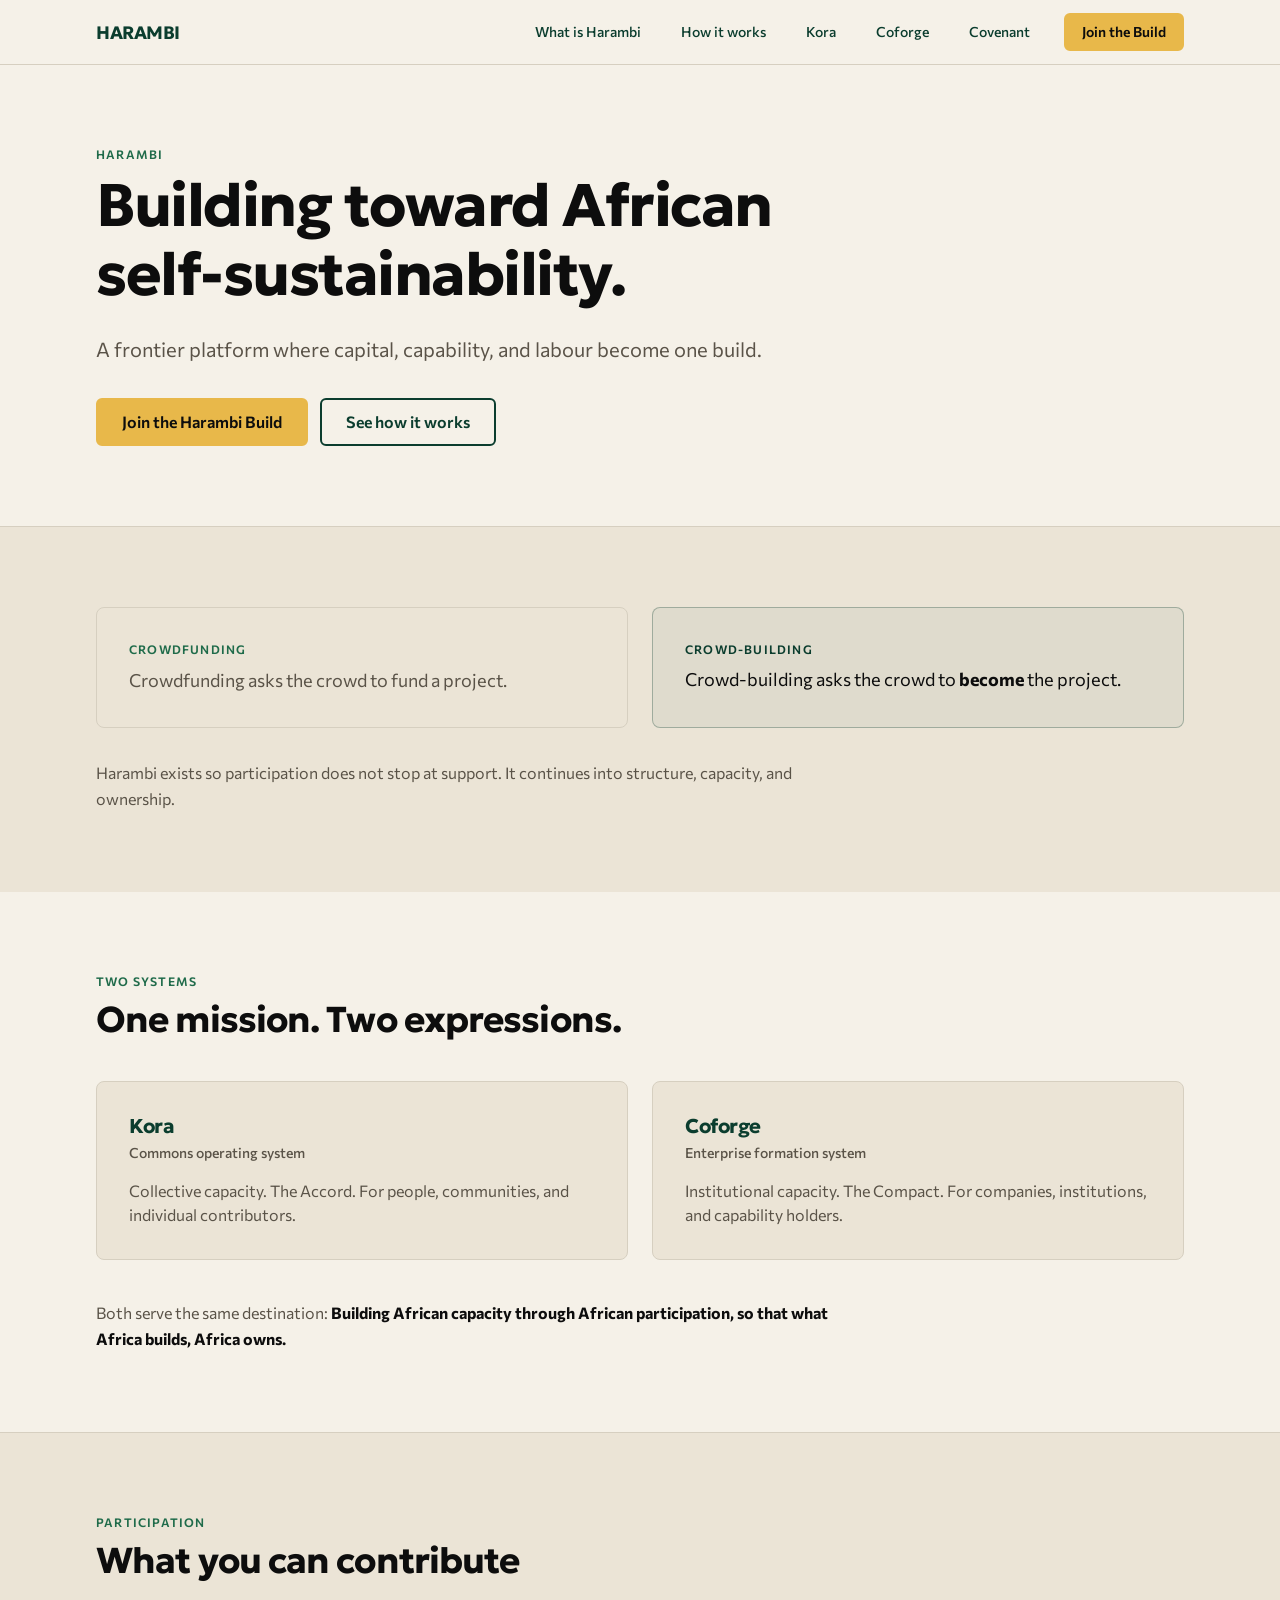
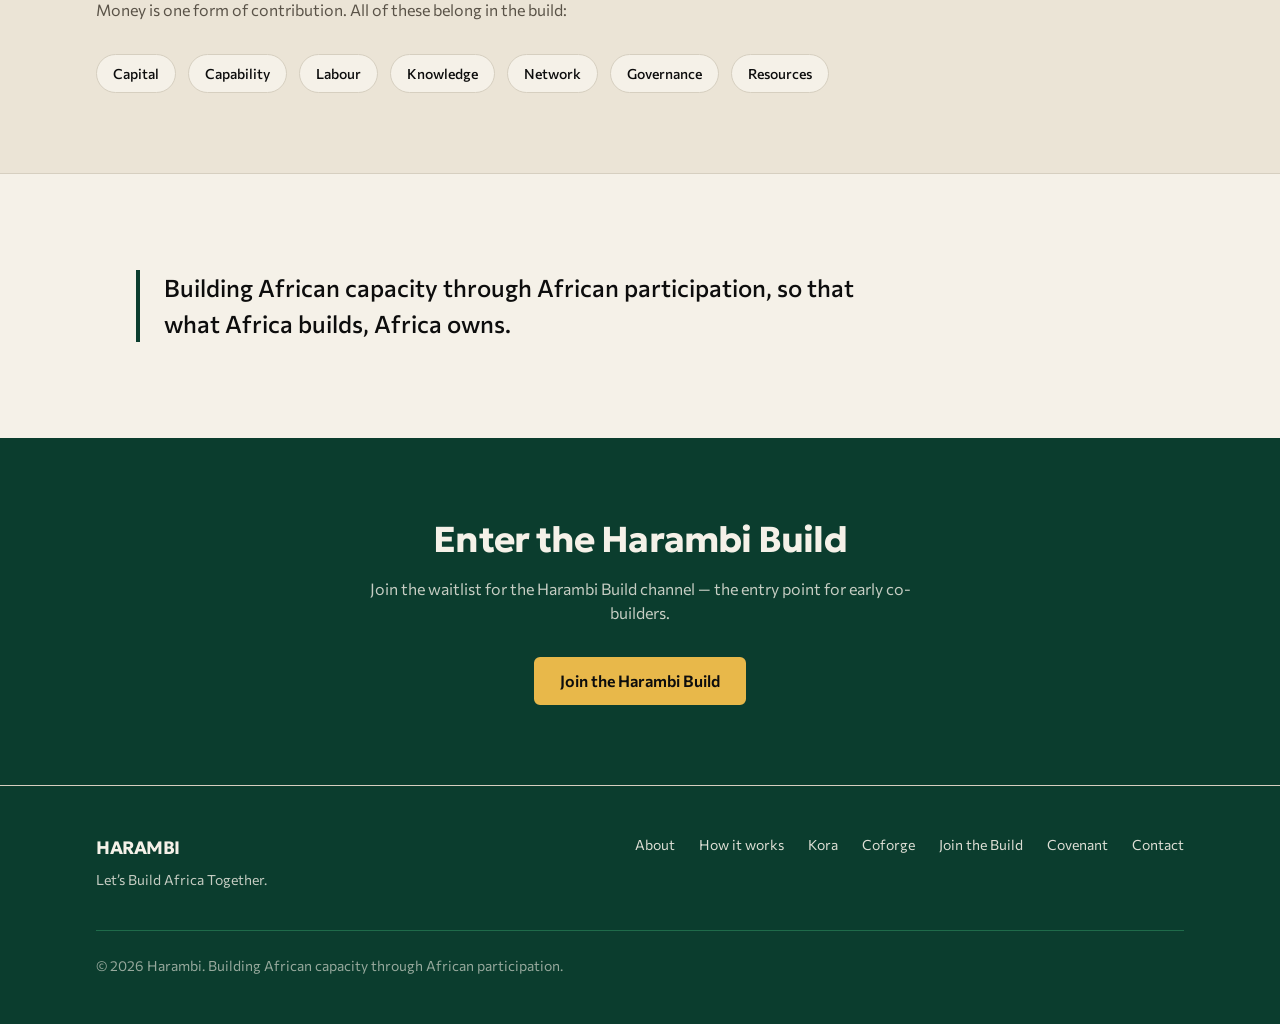
<file: index.html>
<!DOCTYPE html>
<html lang="en">
  <head>
    <meta charset="UTF-8" />
    <meta name="viewport" content="width=device-width, initial-scale=1.0" />
    <title>Harambi — Let’s Build Africa Together</title>
    <meta
      name="description"
      content="Harambi is not crowdfunding. It is crowd-building — where the community becomes the project. Building African capacity through African participation."
    />
    <!-- Locked fonts: Geologica (display) + Commissioner (body) -->
    <link rel="preconnect" href="https://fonts.googleapis.com" />
    <link rel="preconnect" href="https://fonts.gstatic.com" crossorigin />
    <link
      href="https://fonts.googleapis.com/css2?family=Commissioner:wght@100..900&family=Geologica:wght@100..900&display=swap"
      rel="stylesheet"
    />
    <link rel="icon" type="image/svg+xml" href="favicon.svg" />
    <link rel="stylesheet" href="css/styles.css" />
  </head>
  <body>
    <a class="skip-link" href="#main">Skip to main content</a>
    <!-- ========== HEADER ========== -->
    <header class="site-header">
      <div class="container header-inner">
        <a href="index.html" class="logo" aria-current="page">HARAMBI</a>

        <nav class="nav-desktop" aria-label="Main">
          <a href="about.html" class="btn btn-ghost btn-sm">What is Harambi</a>
          <a href="how-it-works.html" class="btn btn-ghost btn-sm">How it works</a>
          <a href="kora.html" class="btn btn-ghost btn-sm">Kora</a>
          <a href="coforge.html" class="btn btn-ghost btn-sm">Coforge</a>
          <a href="covenant.html" class="btn btn-ghost btn-sm">Covenant</a>
          <a href="join.html" class="btn btn-primary btn-sm" style="margin-left: 0.75rem"
            >Join the Build</a
          >
        </nav>

        <button
          type="button"
          class="nav-toggle"
          data-nav-toggle
          aria-controls="mobile-nav"
          aria-label="Toggle menu"
          aria-expanded="false"
        >
          <svg width="24" height="24" fill="none" viewBox="0 0 24 24" stroke="currentColor" aria-hidden="true">
            <path stroke-linecap="round" stroke-linejoin="round" stroke-width="2" d="M4 6h16M4 12h16M4 18h16" />
          </svg>
        </button>
      </div>

      <div class="nav-mobile" data-nav-mobile id="mobile-nav">
        <nav class="container nav-mobile-inner" aria-label="Mobile">
          <a href="about.html">What is Harambi</a>
          <a href="how-it-works.html">How it works</a>
          <a href="kora.html">Kora</a>
          <a href="coforge.html">Coforge</a>
          <a href="covenant.html">Covenant</a>
          <a href="contact.html">Contact</a>
          <a href="join.html" class="btn btn-primary" style="margin-top: 0.5rem">Join the Build</a>
        </nav>
      </div>
    </header>

    <main id="main" tabindex="-1">
      <!-- Hero -->
      <section class="section section--border-b">
        <div class="container">
          <div class="max-w-3xl">
            <p class="section-label">Harambi</p>
            <h1 class="heading-hero mt-2">Building toward African self-sustainability.</h1>
            <p class="lead mt-6">
              A frontier platform where capital, capability, and labour become one build.
            </p>
            <div class="row mt-8">
              <a href="join.html" class="btn btn-primary">Join the Harambi Build</a>
              <a href="how-it-works.html" class="btn btn-secondary">See how it works</a>
            </div>
          </div>
        </div>
      </section>

      <!-- Distinction -->
      <section class="section section--surface">
        <div class="container">
          <div class="grid-2">
            <div class="card">
              <p class="section-label">Crowdfunding</p>
              <p class="lead mt-2" style="font-size: 1.125rem">
                Crowdfunding asks the crowd to fund a project.
              </p>
            </div>
            <div class="card card--highlight">
              <p class="section-label" style="color: var(--color-primary)">Crowd-building</p>
              <p class="mt-2" style="font-size: 1.125rem; color: var(--color-ink)">
                Crowd-building asks the crowd to <strong>become</strong> the project.
              </p>
            </div>
          </div>
          <p class="mt-8 max-w-3xl text-muted" style="line-height: 1.625">
            Harambi exists so participation does not stop at support. It continues into structure,
            capacity, and ownership.
          </p>
        </div>
      </section>

      <!-- Two systems -->
      <section class="section">
        <div class="container">
          <p class="section-label">Two systems</p>
          <h2 class="heading-section mt-2">One mission. Two expressions.</h2>
          <div class="grid-2 mt-10">
            <a href="kora.html" class="card card--interactive">
              <h3 class="heading-card">Kora</h3>
              <p class="mt-1" style="font-size: 0.875rem; font-weight: 500; color: var(--color-ink-muted)">
                Commons operating system
              </p>
              <p class="mt-4 text-muted">
                Collective capacity. The Accord. For people, communities, and individual
                contributors.
              </p>
            </a>
            <a href="coforge.html" class="card card--interactive">
              <h3 class="heading-card">Coforge</h3>
              <p class="mt-1" style="font-size: 0.875rem; font-weight: 500; color: var(--color-ink-muted)">
                Enterprise formation system
              </p>
              <p class="mt-4 text-muted">
                Institutional capacity. The Compact. For companies, institutions, and capability
                holders.
              </p>
            </a>
          </div>
          <p class="mt-10 max-w-3xl text-muted" style="line-height: 1.625">
            Both serve the same destination:
            <strong class="text-ink"
              >Building African capacity through African participation, so that what Africa builds,
              Africa owns.</strong
            >
          </p>
        </div>
      </section>

      <!-- Contribution types -->
      <section class="section section--border-y section--surface">
        <div class="container">
          <p class="section-label">Participation</p>
          <h2 class="heading-section mt-2">What you can contribute</h2>
          <p class="mt-4 max-w-3xl text-muted">
            Money is one form of contribution. All of these belong in the build:
          </p>
          <ul class="pill-list mt-8">
            <li class="pill">Capital</li>
            <li class="pill">Capability</li>
            <li class="pill">Labour</li>
            <li class="pill">Knowledge</li>
            <li class="pill">Network</li>
            <li class="pill">Governance</li>
            <li class="pill">Resources</li>
          </ul>
        </div>
      </section>

      <!-- North star -->
      <section class="section">
        <div class="container">
          <blockquote class="quote">
            <p>
              Building African capacity through African participation, so that what Africa builds,
              Africa owns.
            </p>
          </blockquote>
        </div>
      </section>

      <!-- Final CTA -->
      <section class="section section--primary">
        <div class="container text-center">
          <h2 class="heading-section">Enter the Harambi Build</h2>
          <p class="mt-4 max-w-xl" style="margin-left: auto; margin-right: auto; color: rgba(245, 241, 232, 0.8)">
            Join the waitlist for the Harambi Build channel — the entry point for early
            co-builders.
          </p>
          <a href="join.html" class="btn btn-primary mt-8">Join the Harambi Build</a>
        </div>
      </section>
    </main>

    <!-- ========== FOOTER ========== -->
    <footer class="site-footer">
      <div class="container footer-inner">
        <div class="footer-top">
          <div>
            <p class="footer-brand">HARAMBI</p>
            <p class="footer-tagline">Let’s Build Africa Together.</p>
          </div>
          <nav class="footer-nav" aria-label="Footer">
            <a href="about.html">About</a>
            <a href="how-it-works.html">How it works</a>
            <a href="kora.html">Kora</a>
            <a href="coforge.html">Coforge</a>
            <a href="join.html">Join the Build</a>
            <a href="covenant.html">Covenant</a>
            <a href="contact.html">Contact</a>
          </nav>
        </div>
        <div class="footer-bottom">
          <p>© 2026 Harambi. Building African capacity through African participation.</p>
        </div>
      </div>
    </footer>

    <script src="js/main.js"></script>
  </body>
</html>
</file>
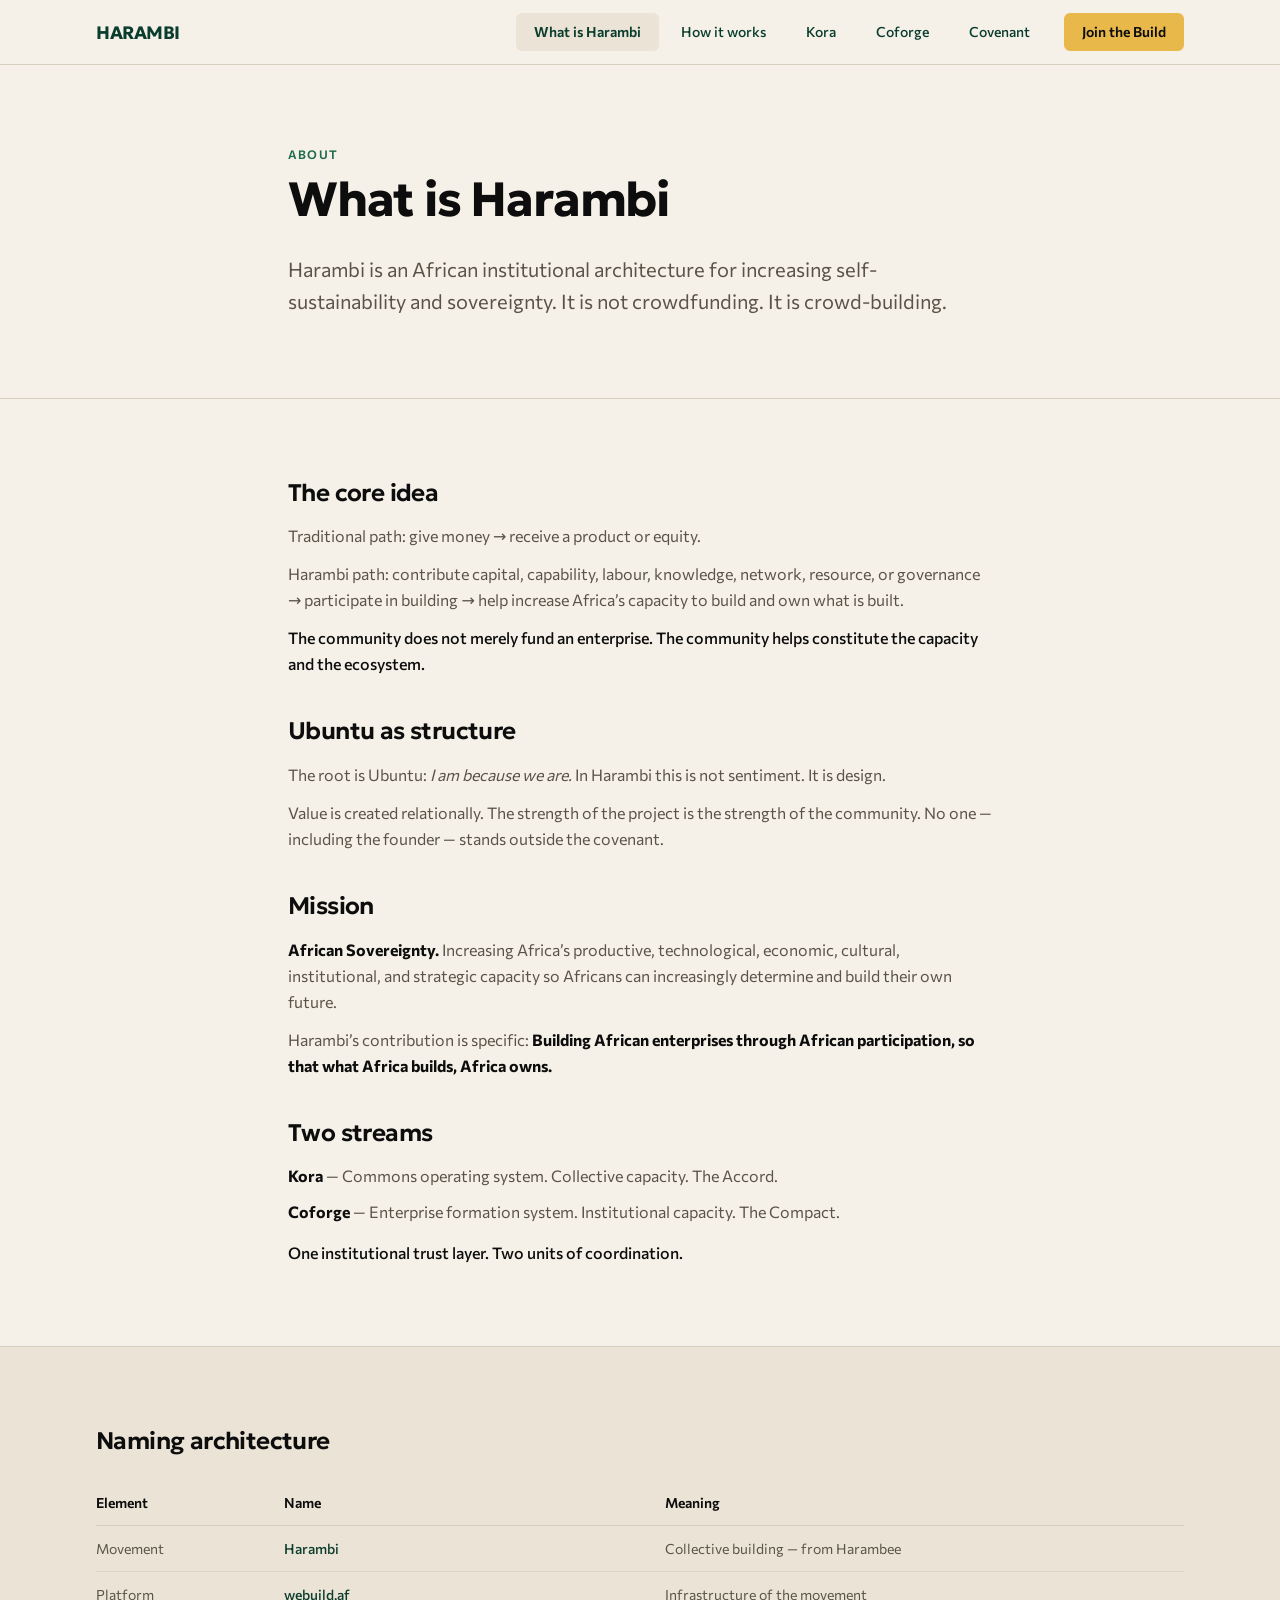
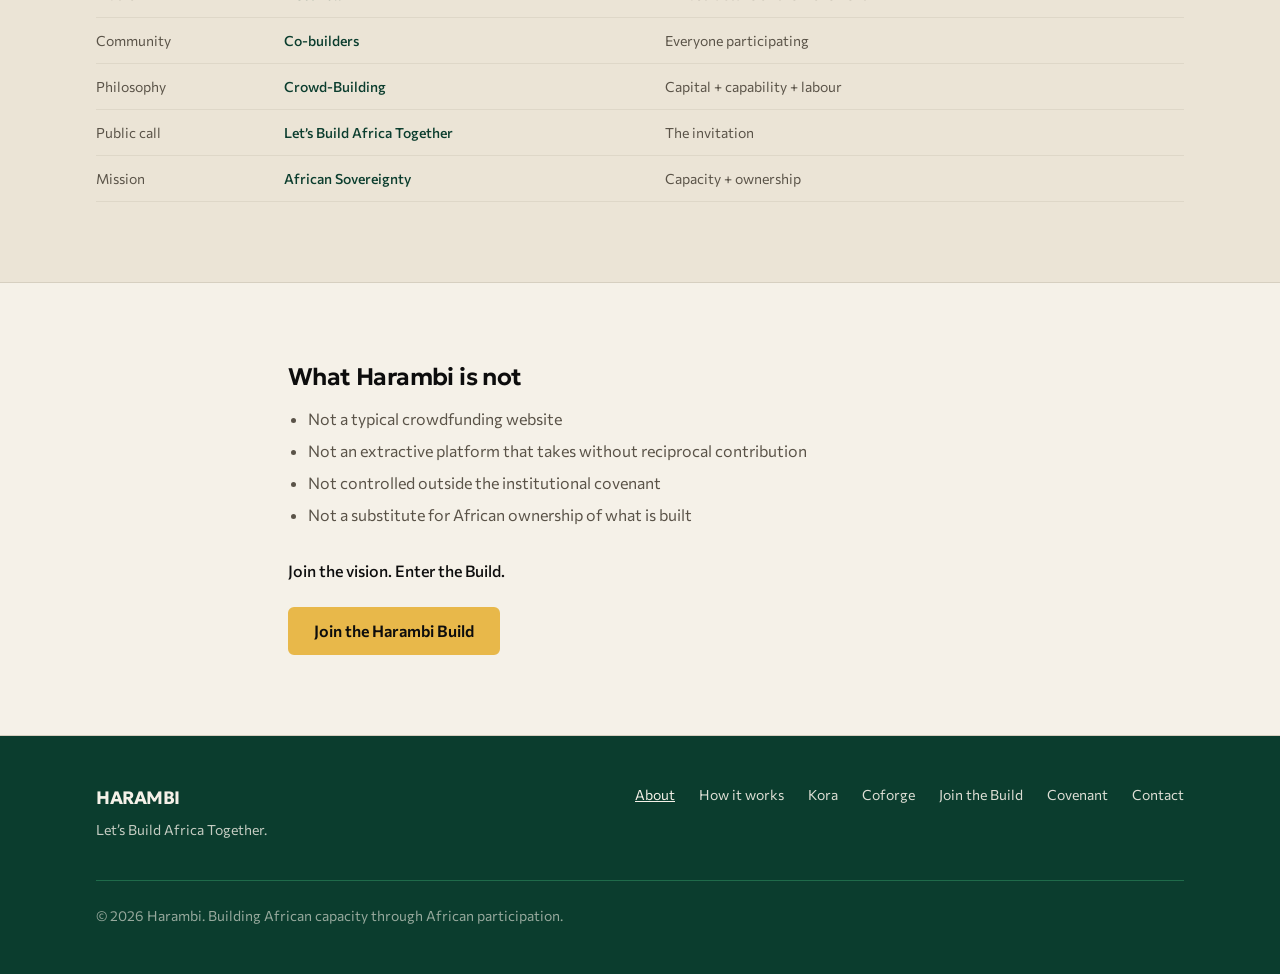
<file: about.html>
<!DOCTYPE html>
<html lang="en">
  <head>
    <meta charset="UTF-8" />
    <meta name="viewport" content="width=device-width, initial-scale=1.0" />
    <title>What is Harambi · Harambi</title>
    <meta
      name="description"
      content="Harambi is an African institutional architecture for increasing self-sustainability and sovereignty. It is not crowdfunding. It is crowd-building."
    />
    <link rel="preconnect" href="https://fonts.googleapis.com" />
    <link rel="preconnect" href="https://fonts.gstatic.com" crossorigin />
    <link
      href="https://fonts.googleapis.com/css2?family=Commissioner:wght@100..900&family=Geologica:wght@100..900&display=swap"
      rel="stylesheet"
    />
    <link rel="icon" type="image/svg+xml" href="favicon.svg" />
    <link rel="stylesheet" href="css/styles.css" />
  </head>
  <body>
    <a class="skip-link" href="#main">Skip to main content</a>
    <header class="site-header">
      <div class="container header-inner">
        <a href="index.html" class="logo">HARAMBI</a>
        <nav class="nav-desktop" aria-label="Main">
          <a href="about.html" class="btn btn-ghost btn-sm" aria-current="page">What is Harambi</a>
          <a href="how-it-works.html" class="btn btn-ghost btn-sm">How it works</a>
          <a href="kora.html" class="btn btn-ghost btn-sm">Kora</a>
          <a href="coforge.html" class="btn btn-ghost btn-sm">Coforge</a>
          <a href="covenant.html" class="btn btn-ghost btn-sm">Covenant</a>
          <a href="join.html" class="btn btn-primary btn-sm" style="margin-left: 0.75rem"
            >Join the Build</a
          >
        </nav>
        <button
          type="button"
          class="nav-toggle"
          data-nav-toggle
          aria-controls="mobile-nav"
          aria-label="Toggle menu"
          aria-expanded="false"
        >
          <svg width="24" height="24" fill="none" viewBox="0 0 24 24" stroke="currentColor" aria-hidden="true">
            <path stroke-linecap="round" stroke-linejoin="round" stroke-width="2" d="M4 6h16M4 12h16M4 18h16" />
          </svg>
        </button>
      </div>
      <div class="nav-mobile" data-nav-mobile id="mobile-nav">
        <nav class="container nav-mobile-inner" aria-label="Mobile">
          <a href="about.html" aria-current="page">What is Harambi</a>
          <a href="how-it-works.html">How it works</a>
          <a href="kora.html">Kora</a>
          <a href="coforge.html">Coforge</a>
          <a href="covenant.html">Covenant</a>
          <a href="contact.html">Contact</a>
          <a href="join.html" class="btn btn-primary" style="margin-top: 0.5rem">Join the Build</a>
        </nav>
      </div>
    </header>

    <main id="main" tabindex="-1">
      <section class="section section--border-b">
        <div class="container container--narrow">
          <p class="section-label">About</p>
          <h1 class="heading-page mt-2">What is Harambi</h1>
          <p class="lead mt-6">
            Harambi is an African institutional architecture for increasing self-sustainability and
            sovereignty. It is not crowdfunding. It is crowd-building.
          </p>
        </div>
      </section>

      <section class="section">
        <div class="container container--narrow space-y-10">
          <div>
            <h2 class="heading-sub">The core idea</h2>
            <p class="mt-4 text-muted" style="line-height: 1.625">
              Traditional path: give money → receive a product or equity.
            </p>
            <p class="mt-3 text-muted" style="line-height: 1.625">
              Harambi path: contribute capital, capability, labour, knowledge, network, resource, or
              governance → participate in building → help increase Africa’s capacity to build and
              own what is built.
            </p>
            <p class="mt-3 text-ink font-medium" style="line-height: 1.625">
              The community does not merely fund an enterprise. The community helps constitute the
              capacity and the ecosystem.
            </p>
          </div>

          <div>
            <h2 class="heading-sub">Ubuntu as structure</h2>
            <p class="mt-4 text-muted" style="line-height: 1.625">
              The root is Ubuntu: <em>I am because we are.</em> In Harambi this is not sentiment. It
              is design.
            </p>
            <p class="mt-3 text-muted" style="line-height: 1.625">
              Value is created relationally. The strength of the project is the strength of the
              community. No one — including the founder — stands outside the covenant.
            </p>
          </div>

          <div>
            <h2 class="heading-sub">Mission</h2>
            <p class="mt-4 text-muted" style="line-height: 1.625">
              <strong class="text-ink">African Sovereignty.</strong>
              Increasing Africa’s productive, technological, economic, cultural, institutional, and
              strategic capacity so Africans can increasingly determine and build their own future.
            </p>
            <p class="mt-3 text-muted" style="line-height: 1.625">
              Harambi’s contribution is specific:
              <strong class="text-ink"
                >Building African enterprises through African participation, so that what Africa
                builds, Africa owns.</strong
              >
            </p>
          </div>

          <div>
            <h2 class="heading-sub">Two streams</h2>
            <ul class="mt-4" style="list-style: none; display: flex; flex-direction: column; gap: 0.75rem">
              <li class="text-muted">
                <strong class="text-ink">Kora</strong> — Commons operating system. Collective
                capacity. The Accord.
              </li>
              <li class="text-muted">
                <strong class="text-ink">Coforge</strong> — Enterprise formation system.
                Institutional capacity. The Compact.
              </li>
            </ul>
            <p class="mt-4 text-ink font-medium" style="line-height: 1.625">
              One institutional trust layer. Two units of coordination.
            </p>
          </div>
        </div>
      </section>

      <section class="section section--surface section--border-y">
        <div class="container">
          <h2 class="heading-sub">Naming architecture</h2>
          <div class="table-wrap mt-6">
            <table class="data-table">
              <thead>
                <tr>
                  <th>Element</th>
                  <th>Name</th>
                  <th>Meaning</th>
                </tr>
              </thead>
              <tbody>
                <tr>
                  <td>Movement</td>
                  <td class="name">Harambi</td>
                  <td>Collective building — from Harambee</td>
                </tr>
                <tr>
                  <td>Platform</td>
                  <td class="name">webuild.af</td>
                  <td>Infrastructure of the movement</td>
                </tr>
                <tr>
                  <td>Community</td>
                  <td class="name">Co-builders</td>
                  <td>Everyone participating</td>
                </tr>
                <tr>
                  <td>Philosophy</td>
                  <td class="name">Crowd-Building</td>
                  <td>Capital + capability + labour</td>
                </tr>
                <tr>
                  <td>Public call</td>
                  <td class="name">Let’s Build Africa Together</td>
                  <td>The invitation</td>
                </tr>
                <tr>
                  <td>Mission</td>
                  <td class="name">African Sovereignty</td>
                  <td>Capacity + ownership</td>
                </tr>
              </tbody>
            </table>
          </div>
        </div>
      </section>

      <section class="section">
        <div class="container container--narrow">
          <h2 class="heading-sub">What Harambi is not</h2>
          <ul class="list-disc mt-4">
            <li>Not a typical crowdfunding website</li>
            <li>Not an extractive platform that takes without reciprocal contribution</li>
            <li>Not controlled outside the institutional covenant</li>
            <li>Not a substitute for African ownership of what is built</li>
          </ul>
          <p class="mt-8 text-ink font-medium">Join the vision. Enter the Build.</p>
          <div class="mt-6">
            <a href="join.html" class="btn btn-primary">Join the Harambi Build</a>
          </div>
        </div>
      </section>
    </main>

    <footer class="site-footer">
      <div class="container footer-inner">
        <div class="footer-top">
          <div>
            <p class="footer-brand">HARAMBI</p>
            <p class="footer-tagline">Let’s Build Africa Together.</p>
          </div>
          <nav class="footer-nav" aria-label="Footer">
            <a href="about.html" aria-current="page">About</a>
            <a href="how-it-works.html">How it works</a>
            <a href="kora.html">Kora</a>
            <a href="coforge.html">Coforge</a>
            <a href="join.html">Join the Build</a>
            <a href="covenant.html">Covenant</a>
            <a href="contact.html">Contact</a>
          </nav>
        </div>
        <div class="footer-bottom">
          <p>© 2026 Harambi. Building African capacity through African participation.</p>
        </div>
      </div>
    </footer>

    <script src="js/main.js"></script>
  </body>
</html>
</file>
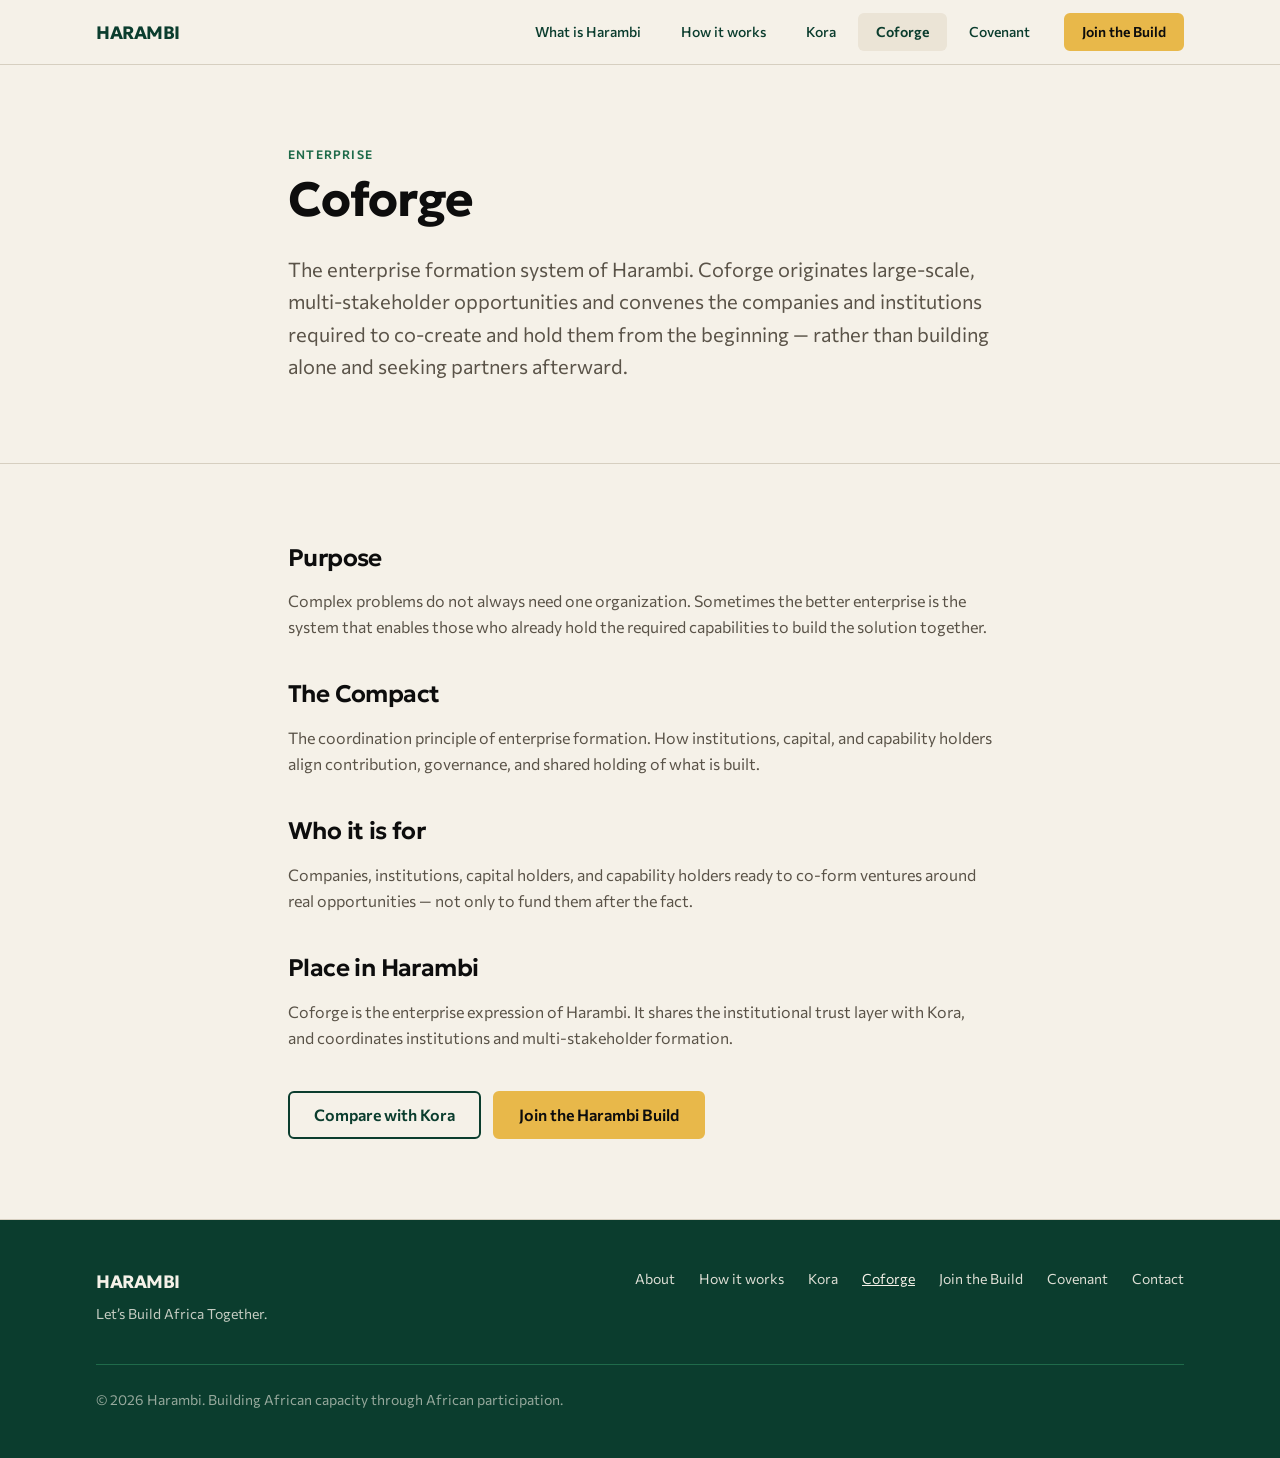
<file: coforge.html>
<!DOCTYPE html>
<html lang="en">
  <head>
    <meta charset="UTF-8" />
    <meta name="viewport" content="width=device-width, initial-scale=1.0" />
    <title>Coforge · Harambi</title>
    <meta
      name="description"
      content="Coforge is the enterprise formation system of Harambi — originating multi-stakeholder opportunities and convening institutions to co-create from the beginning."
    />
    <link rel="preconnect" href="https://fonts.googleapis.com" />
    <link rel="preconnect" href="https://fonts.gstatic.com" crossorigin />
    <link
      href="https://fonts.googleapis.com/css2?family=Commissioner:wght@100..900&family=Geologica:wght@100..900&display=swap"
      rel="stylesheet"
    />
    <link rel="icon" type="image/svg+xml" href="favicon.svg" />
    <link rel="stylesheet" href="css/styles.css" />
  </head>
  <body>
    <a class="skip-link" href="#main">Skip to main content</a>
    <header class="site-header">
      <div class="container header-inner">
        <a href="index.html" class="logo">HARAMBI</a>
        <nav class="nav-desktop" aria-label="Main">
          <a href="about.html" class="btn btn-ghost btn-sm">What is Harambi</a>
          <a href="how-it-works.html" class="btn btn-ghost btn-sm">How it works</a>
          <a href="kora.html" class="btn btn-ghost btn-sm">Kora</a>
          <a href="coforge.html" class="btn btn-ghost btn-sm" aria-current="page">Coforge</a>
          <a href="covenant.html" class="btn btn-ghost btn-sm">Covenant</a>
          <a href="join.html" class="btn btn-primary btn-sm" style="margin-left: 0.75rem"
            >Join the Build</a
          >
        </nav>
        <button
          type="button"
          class="nav-toggle"
          data-nav-toggle
          aria-controls="mobile-nav"
          aria-label="Toggle menu"
          aria-expanded="false"
        >
          <svg width="24" height="24" fill="none" viewBox="0 0 24 24" stroke="currentColor" aria-hidden="true">
            <path stroke-linecap="round" stroke-linejoin="round" stroke-width="2" d="M4 6h16M4 12h16M4 18h16" />
          </svg>
        </button>
      </div>
      <div class="nav-mobile" data-nav-mobile id="mobile-nav">
        <nav class="container nav-mobile-inner" aria-label="Mobile">
          <a href="about.html">What is Harambi</a>
          <a href="how-it-works.html">How it works</a>
          <a href="kora.html">Kora</a>
          <a href="coforge.html" aria-current="page">Coforge</a>
          <a href="covenant.html">Covenant</a>
          <a href="contact.html">Contact</a>
          <a href="join.html" class="btn btn-primary" style="margin-top: 0.5rem">Join the Build</a>
        </nav>
      </div>
    </header>

    <main id="main" tabindex="-1">
      <section class="section section--border-b">
        <div class="container container--narrow">
          <p class="section-label">Enterprise</p>
          <h1 class="heading-page mt-2">Coforge</h1>
          <p class="lead mt-6">
            The enterprise formation system of Harambi. Coforge originates large-scale,
            multi-stakeholder opportunities and convenes the companies and institutions required to
            co-create and hold them from the beginning — rather than building alone and seeking
            partners afterward.
          </p>
        </div>
      </section>

      <section class="section">
        <div class="container container--narrow space-y-10">
          <div>
            <h2 class="heading-sub">Purpose</h2>
            <p class="mt-4 text-muted" style="line-height: 1.625">
              Complex problems do not always need one organization. Sometimes the better enterprise
              is the system that enables those who already hold the required capabilities to build
              the solution together.
            </p>
          </div>
          <div>
            <h2 class="heading-sub">The Compact</h2>
            <p class="mt-4 text-muted" style="line-height: 1.625">
              The coordination principle of enterprise formation. How institutions, capital, and
              capability holders align contribution, governance, and shared holding of what is
              built.
            </p>
          </div>
          <div>
            <h2 class="heading-sub">Who it is for</h2>
            <p class="mt-4 text-muted" style="line-height: 1.625">
              Companies, institutions, capital holders, and capability holders ready to co-form
              ventures around real opportunities — not only to fund them after the fact.
            </p>
          </div>
          <div>
            <h2 class="heading-sub">Place in Harambi</h2>
            <p class="mt-4 text-muted" style="line-height: 1.625">
              Coforge is the enterprise expression of Harambi. It shares the institutional trust
              layer with Kora, and coordinates institutions and multi-stakeholder formation.
            </p>
          </div>
          <div class="row">
            <a href="kora.html" class="btn btn-secondary">Compare with Kora</a>
            <a href="join.html" class="btn btn-primary">Join the Harambi Build</a>
          </div>
        </div>
      </section>
    </main>

    <footer class="site-footer">
      <div class="container footer-inner">
        <div class="footer-top">
          <div>
            <p class="footer-brand">HARAMBI</p>
            <p class="footer-tagline">Let’s Build Africa Together.</p>
          </div>
          <nav class="footer-nav" aria-label="Footer">
            <a href="about.html">About</a>
            <a href="how-it-works.html">How it works</a>
            <a href="kora.html">Kora</a>
            <a href="coforge.html" aria-current="page">Coforge</a>
            <a href="join.html">Join the Build</a>
            <a href="covenant.html">Covenant</a>
            <a href="contact.html">Contact</a>
          </nav>
        </div>
        <div class="footer-bottom">
          <p>© 2026 Harambi. Building African capacity through African participation.</p>
        </div>
      </div>
    </footer>

    <script src="js/main.js"></script>
  </body>
</html>
</file>
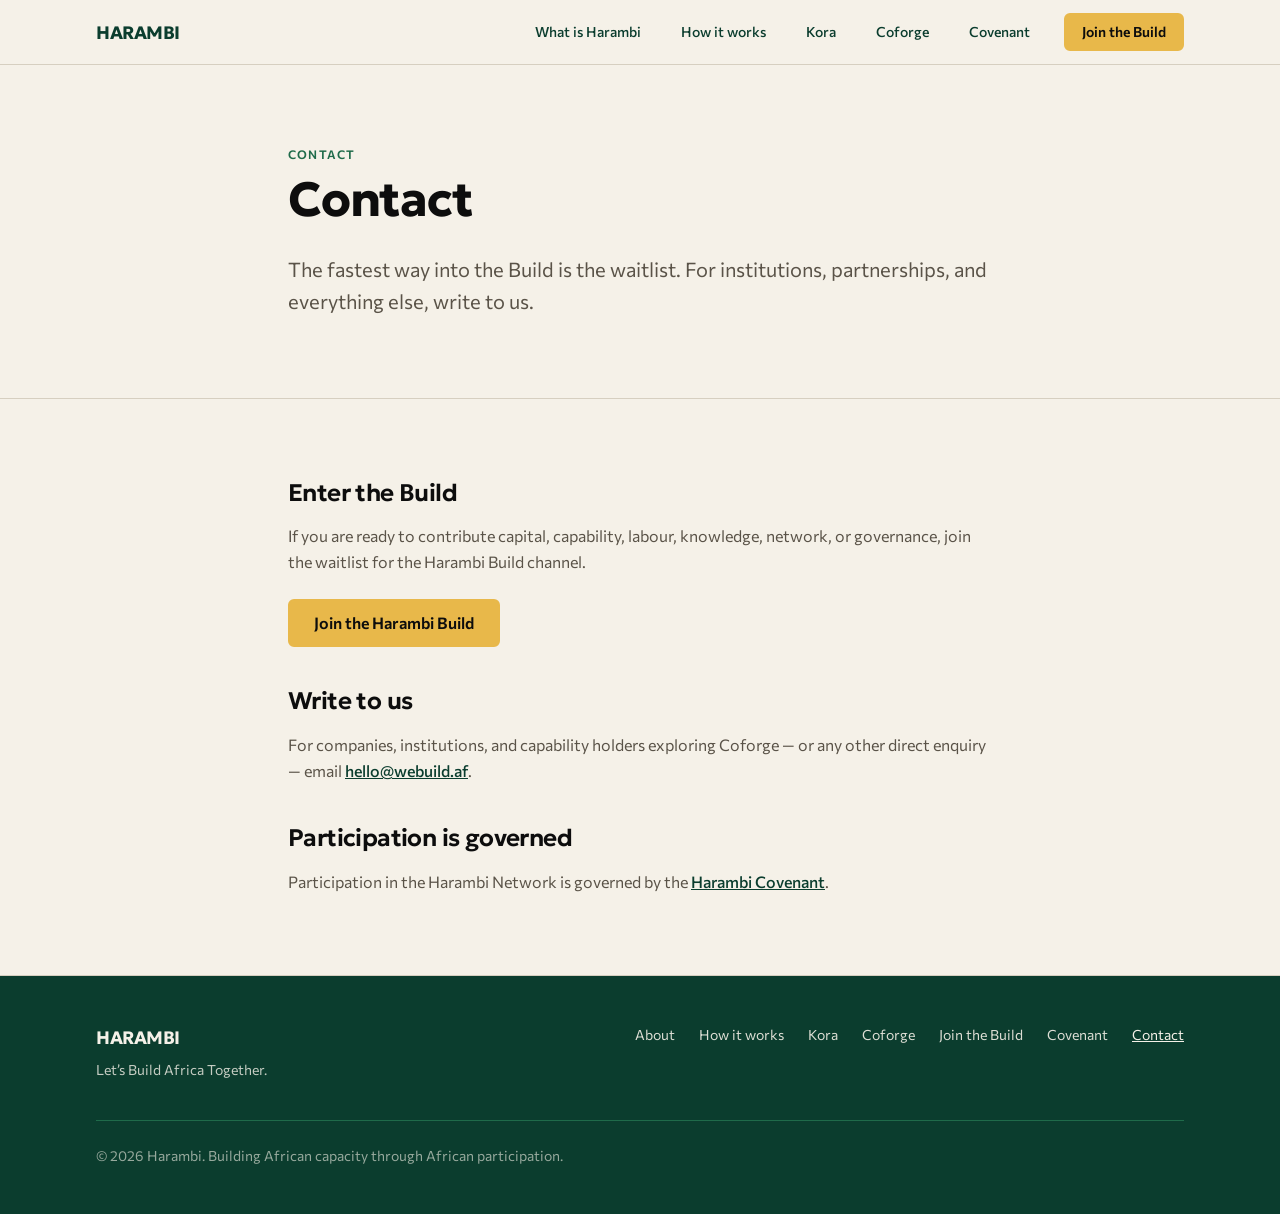
<file: contact.html>
<!DOCTYPE html>
<html lang="en">
  <head>
    <meta charset="UTF-8" />
    <meta name="viewport" content="width=device-width, initial-scale=1.0" />
    <title>Contact · Harambi</title>
    <meta
      name="description"
      content="Contact Harambi. The fastest way into the Build is the waitlist. For everything else, write to us."
    />
    <link rel="preconnect" href="https://fonts.googleapis.com" />
    <link rel="preconnect" href="https://fonts.gstatic.com" crossorigin />
    <link
      href="https://fonts.googleapis.com/css2?family=Commissioner:wght@100..900&family=Geologica:wght@100..900&display=swap"
      rel="stylesheet"
    />
    <link rel="icon" type="image/svg+xml" href="favicon.svg" />
    <link rel="stylesheet" href="css/styles.css" />
  </head>
  <body>
    <a class="skip-link" href="#main">Skip to main content</a>
    <header class="site-header">
      <div class="container header-inner">
        <a href="index.html" class="logo">HARAMBI</a>
        <nav class="nav-desktop" aria-label="Main">
          <a href="about.html" class="btn btn-ghost btn-sm">What is Harambi</a>
          <a href="how-it-works.html" class="btn btn-ghost btn-sm">How it works</a>
          <a href="kora.html" class="btn btn-ghost btn-sm">Kora</a>
          <a href="coforge.html" class="btn btn-ghost btn-sm">Coforge</a>
          <a href="covenant.html" class="btn btn-ghost btn-sm">Covenant</a>
          <a href="join.html" class="btn btn-primary btn-sm" style="margin-left: 0.75rem"
            >Join the Build</a
          >
        </nav>
        <button
          type="button"
          class="nav-toggle"
          data-nav-toggle
          aria-controls="mobile-nav"
          aria-label="Toggle menu"
          aria-expanded="false"
        >
          <svg width="24" height="24" fill="none" viewBox="0 0 24 24" stroke="currentColor" aria-hidden="true">
            <path stroke-linecap="round" stroke-linejoin="round" stroke-width="2" d="M4 6h16M4 12h16M4 18h16" />
          </svg>
        </button>
      </div>
      <div class="nav-mobile" data-nav-mobile id="mobile-nav">
        <nav class="container nav-mobile-inner" aria-label="Mobile">
          <a href="about.html">What is Harambi</a>
          <a href="how-it-works.html">How it works</a>
          <a href="kora.html">Kora</a>
          <a href="coforge.html">Coforge</a>
          <a href="covenant.html">Covenant</a>
          <a href="contact.html" aria-current="page">Contact</a>
          <a href="join.html" class="btn btn-primary" style="margin-top: 0.5rem">Join the Build</a>
        </nav>
      </div>
    </header>

    <main id="main" tabindex="-1">
      <section class="section section--border-b">
        <div class="container container--narrow">
          <p class="section-label">Contact</p>
          <h1 class="heading-page mt-2">Contact</h1>
          <p class="lead mt-6">
            The fastest way into the Build is the waitlist. For institutions, partnerships, and
            everything else, write to us.
          </p>
        </div>
      </section>

      <section class="section">
        <div class="container container--narrow space-y-10">
          <div>
            <h2 class="heading-sub">Enter the Build</h2>
            <p class="mt-4 text-muted" style="line-height: 1.625">
              If you are ready to contribute capital, capability, labour, knowledge, network, or
              governance, join the waitlist for the Harambi Build channel.
            </p>
            <div class="mt-6">
              <a href="join.html" class="btn btn-primary">Join the Harambi Build</a>
            </div>
          </div>

          <div>
            <h2 class="heading-sub">Write to us</h2>
            <p class="mt-4 text-muted" style="line-height: 1.625">
              For companies, institutions, and capability holders exploring Coforge — or any other
              direct enquiry — email
              <a
                href="mailto:hello@webuild.af"
                style="color: var(--color-primary); font-weight: 500; text-decoration: underline"
                >hello@webuild.af</a
              >.
            </p>
          </div>

          <div>
            <h2 class="heading-sub">Participation is governed</h2>
            <p class="mt-4 text-muted" style="line-height: 1.625">
              Participation in the Harambi Network is governed by the
              <a
                href="covenant.html"
                style="color: var(--color-primary); font-weight: 500; text-decoration: underline"
                >Harambi Covenant</a
              >.
            </p>
          </div>
        </div>
      </section>
    </main>

    <footer class="site-footer">
      <div class="container footer-inner">
        <div class="footer-top">
          <div>
            <p class="footer-brand">HARAMBI</p>
            <p class="footer-tagline">Let’s Build Africa Together.</p>
          </div>
          <nav class="footer-nav" aria-label="Footer">
            <a href="about.html">About</a>
            <a href="how-it-works.html">How it works</a>
            <a href="kora.html">Kora</a>
            <a href="coforge.html">Coforge</a>
            <a href="join.html">Join the Build</a>
            <a href="covenant.html">Covenant</a>
            <a href="contact.html" aria-current="page">Contact</a>
          </nav>
        </div>
        <div class="footer-bottom">
          <p>© 2026 Harambi. Building African capacity through African participation.</p>
        </div>
      </div>
    </footer>

    <script src="js/main.js"></script>
  </body>
</html>
</file>
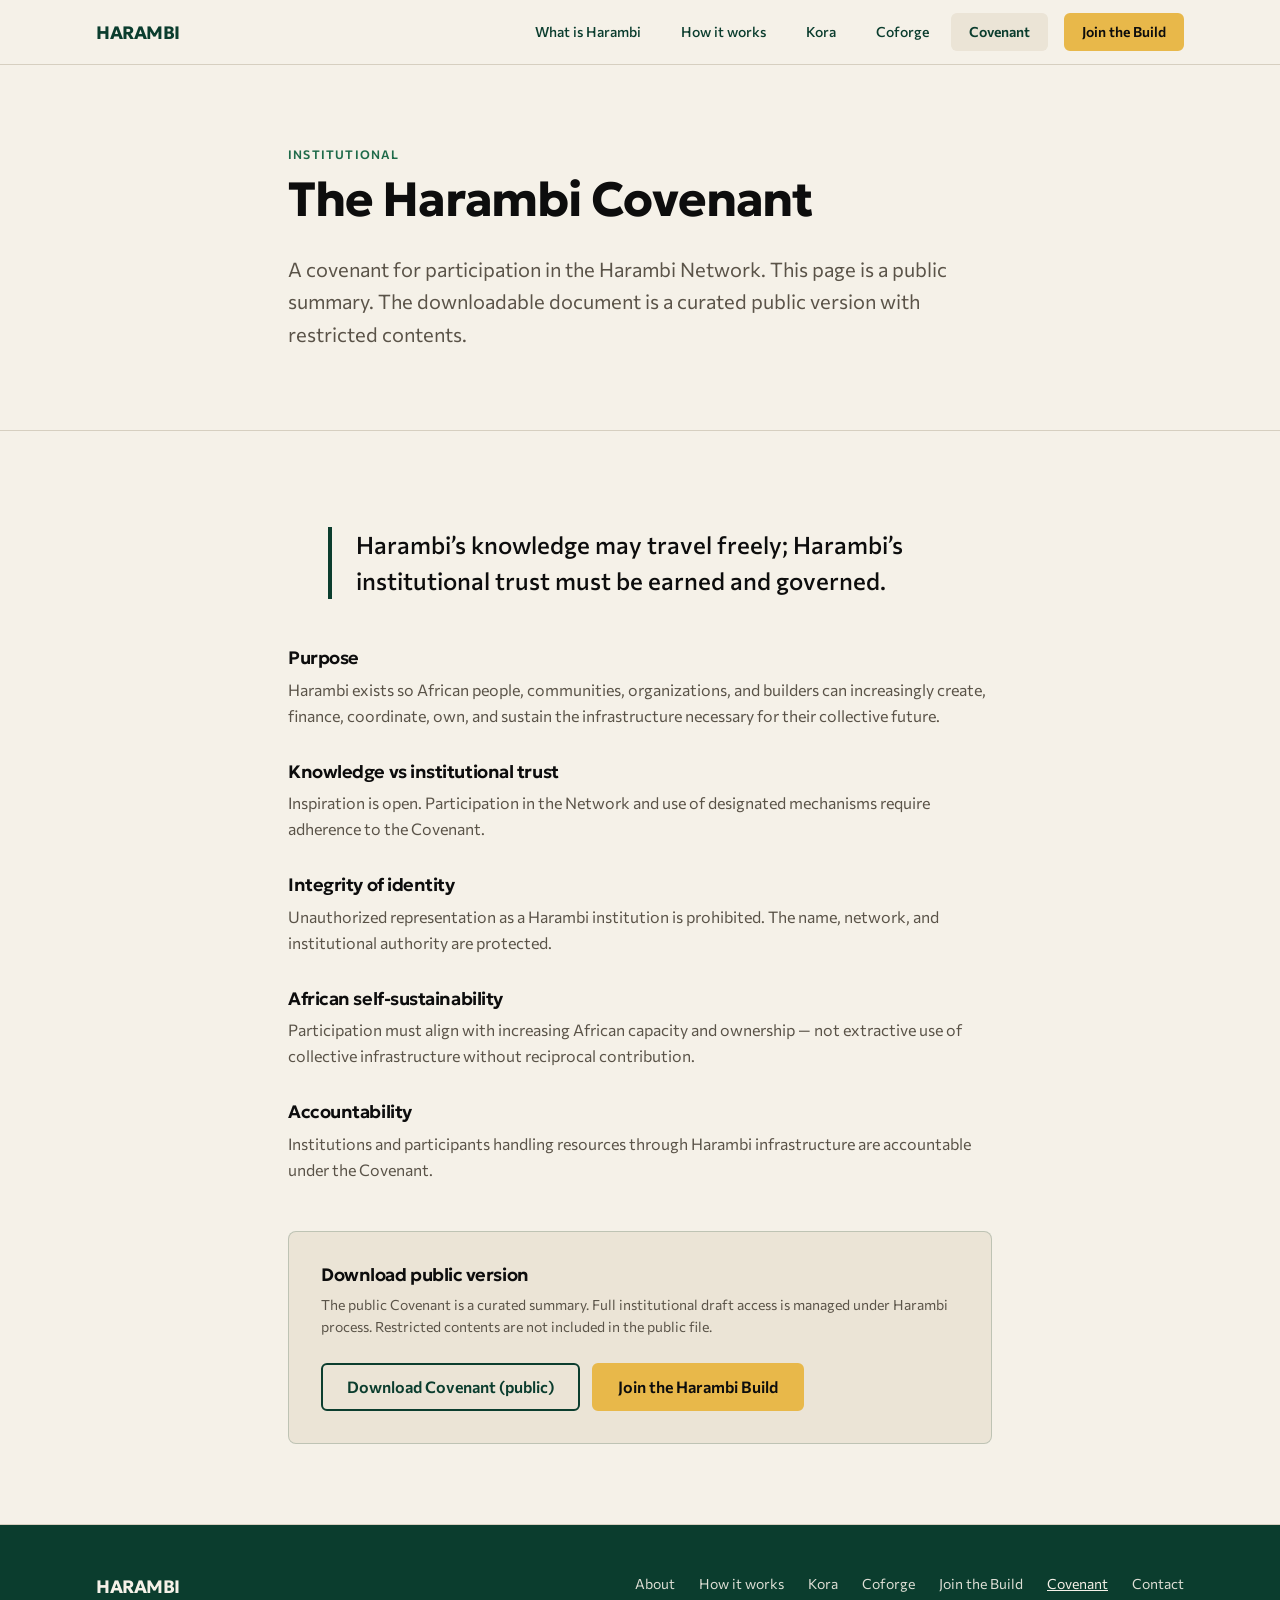
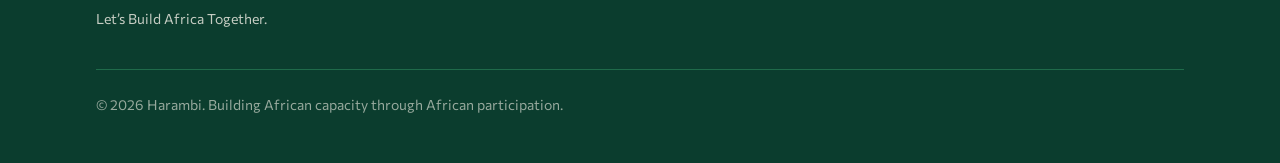
<file: covenant.html>
<!DOCTYPE html>
<html lang="en">
  <head>
    <meta charset="UTF-8" />
    <meta name="viewport" content="width=device-width, initial-scale=1.0" />
    <title>The Harambi Covenant · Harambi</title>
    <meta
      name="description"
      content="A covenant for participation in the Harambi Network. Public summary of principles for institutional trust and African self-sustainability."
    />
    <link rel="preconnect" href="https://fonts.googleapis.com" />
    <link rel="preconnect" href="https://fonts.gstatic.com" crossorigin />
    <link
      href="https://fonts.googleapis.com/css2?family=Commissioner:wght@100..900&family=Geologica:wght@100..900&display=swap"
      rel="stylesheet"
    />
    <link rel="icon" type="image/svg+xml" href="favicon.svg" />
    <link rel="stylesheet" href="css/styles.css" />
  </head>
  <body>
    <a class="skip-link" href="#main">Skip to main content</a>
    <header class="site-header">
      <div class="container header-inner">
        <a href="index.html" class="logo">HARAMBI</a>
        <nav class="nav-desktop" aria-label="Main">
          <a href="about.html" class="btn btn-ghost btn-sm">What is Harambi</a>
          <a href="how-it-works.html" class="btn btn-ghost btn-sm">How it works</a>
          <a href="kora.html" class="btn btn-ghost btn-sm">Kora</a>
          <a href="coforge.html" class="btn btn-ghost btn-sm">Coforge</a>
          <a href="covenant.html" class="btn btn-ghost btn-sm" aria-current="page">Covenant</a>
          <a href="join.html" class="btn btn-primary btn-sm" style="margin-left: 0.75rem"
            >Join the Build</a
          >
        </nav>
        <button
          type="button"
          class="nav-toggle"
          data-nav-toggle
          aria-controls="mobile-nav"
          aria-label="Toggle menu"
          aria-expanded="false"
        >
          <svg width="24" height="24" fill="none" viewBox="0 0 24 24" stroke="currentColor" aria-hidden="true">
            <path stroke-linecap="round" stroke-linejoin="round" stroke-width="2" d="M4 6h16M4 12h16M4 18h16" />
          </svg>
        </button>
      </div>
      <div class="nav-mobile" data-nav-mobile id="mobile-nav">
        <nav class="container nav-mobile-inner" aria-label="Mobile">
          <a href="about.html">What is Harambi</a>
          <a href="how-it-works.html">How it works</a>
          <a href="kora.html">Kora</a>
          <a href="coforge.html">Coforge</a>
          <a href="covenant.html" aria-current="page">Covenant</a>
          <a href="contact.html">Contact</a>
          <a href="join.html" class="btn btn-primary" style="margin-top: 0.5rem">Join the Build</a>
        </nav>
      </div>
    </header>

    <main id="main" tabindex="-1">
      <section class="section section--border-b">
        <div class="container container--narrow">
          <p class="section-label">Institutional</p>
          <h1 class="heading-page mt-2">The Harambi Covenant</h1>
          <p class="lead mt-6">
            A covenant for participation in the Harambi Network. This page is a public summary. The
            downloadable document is a curated public version with restricted contents.
          </p>
        </div>
      </section>

      <section class="section">
        <div class="container container--narrow">
          <blockquote class="quote">
            <p>
              Harambi’s knowledge may travel freely; Harambi’s institutional trust must be earned
              and governed.
            </p>
          </blockquote>

          <div class="mt-12 space-y-8">
            <div>
              <h2 class="heading-sub" style="font-size: 1.125rem">Purpose</h2>
              <p class="mt-2 text-muted" style="line-height: 1.625">
                Harambi exists so African people, communities, organizations, and builders can
                increasingly create, finance, coordinate, own, and sustain the infrastructure
                necessary for their collective future.
              </p>
            </div>
            <div>
              <h2 class="heading-sub" style="font-size: 1.125rem">Knowledge vs institutional trust</h2>
              <p class="mt-2 text-muted" style="line-height: 1.625">
                Inspiration is open. Participation in the Network and use of designated mechanisms
                require adherence to the Covenant.
              </p>
            </div>
            <div>
              <h2 class="heading-sub" style="font-size: 1.125rem">Integrity of identity</h2>
              <p class="mt-2 text-muted" style="line-height: 1.625">
                Unauthorized representation as a Harambi institution is prohibited. The name,
                network, and institutional authority are protected.
              </p>
            </div>
            <div>
              <h2 class="heading-sub" style="font-size: 1.125rem">African self-sustainability</h2>
              <p class="mt-2 text-muted" style="line-height: 1.625">
                Participation must align with increasing African capacity and ownership — not
                extractive use of collective infrastructure without reciprocal contribution.
              </p>
            </div>
            <div>
              <h2 class="heading-sub" style="font-size: 1.125rem">Accountability</h2>
              <p class="mt-2 text-muted" style="line-height: 1.625">
                Institutions and participants handling resources through Harambi infrastructure are
                accountable under the Covenant.
              </p>
            </div>
          </div>

          <div class="card mt-12" style="border-color: rgba(11, 61, 46, 0.2)">
            <h2 class="heading-sub" style="font-size: 1.125rem">Download public version</h2>
            <p class="mt-2 text-muted" style="font-size: 0.875rem; line-height: 1.625">
              The public Covenant is a curated summary. Full institutional draft access is managed
              under Harambi process. Restricted contents are not included in the public file.
            </p>
            <div class="row mt-6">
              <a href="#" class="btn btn-secondary" download>Download Covenant (public)</a>
              <a href="join.html" class="btn btn-primary">Join the Harambi Build</a>
            </div>
          </div>
        </div>
      </section>
    </main>

    <footer class="site-footer">
      <div class="container footer-inner">
        <div class="footer-top">
          <div>
            <p class="footer-brand">HARAMBI</p>
            <p class="footer-tagline">Let’s Build Africa Together.</p>
          </div>
          <nav class="footer-nav" aria-label="Footer">
            <a href="about.html">About</a>
            <a href="how-it-works.html">How it works</a>
            <a href="kora.html">Kora</a>
            <a href="coforge.html">Coforge</a>
            <a href="join.html">Join the Build</a>
            <a href="covenant.html" aria-current="page">Covenant</a>
            <a href="contact.html">Contact</a>
          </nav>
        </div>
        <div class="footer-bottom">
          <p>© 2026 Harambi. Building African capacity through African participation.</p>
        </div>
      </div>
    </footer>

    <script src="js/main.js"></script>
  </body>
</html>
</file>
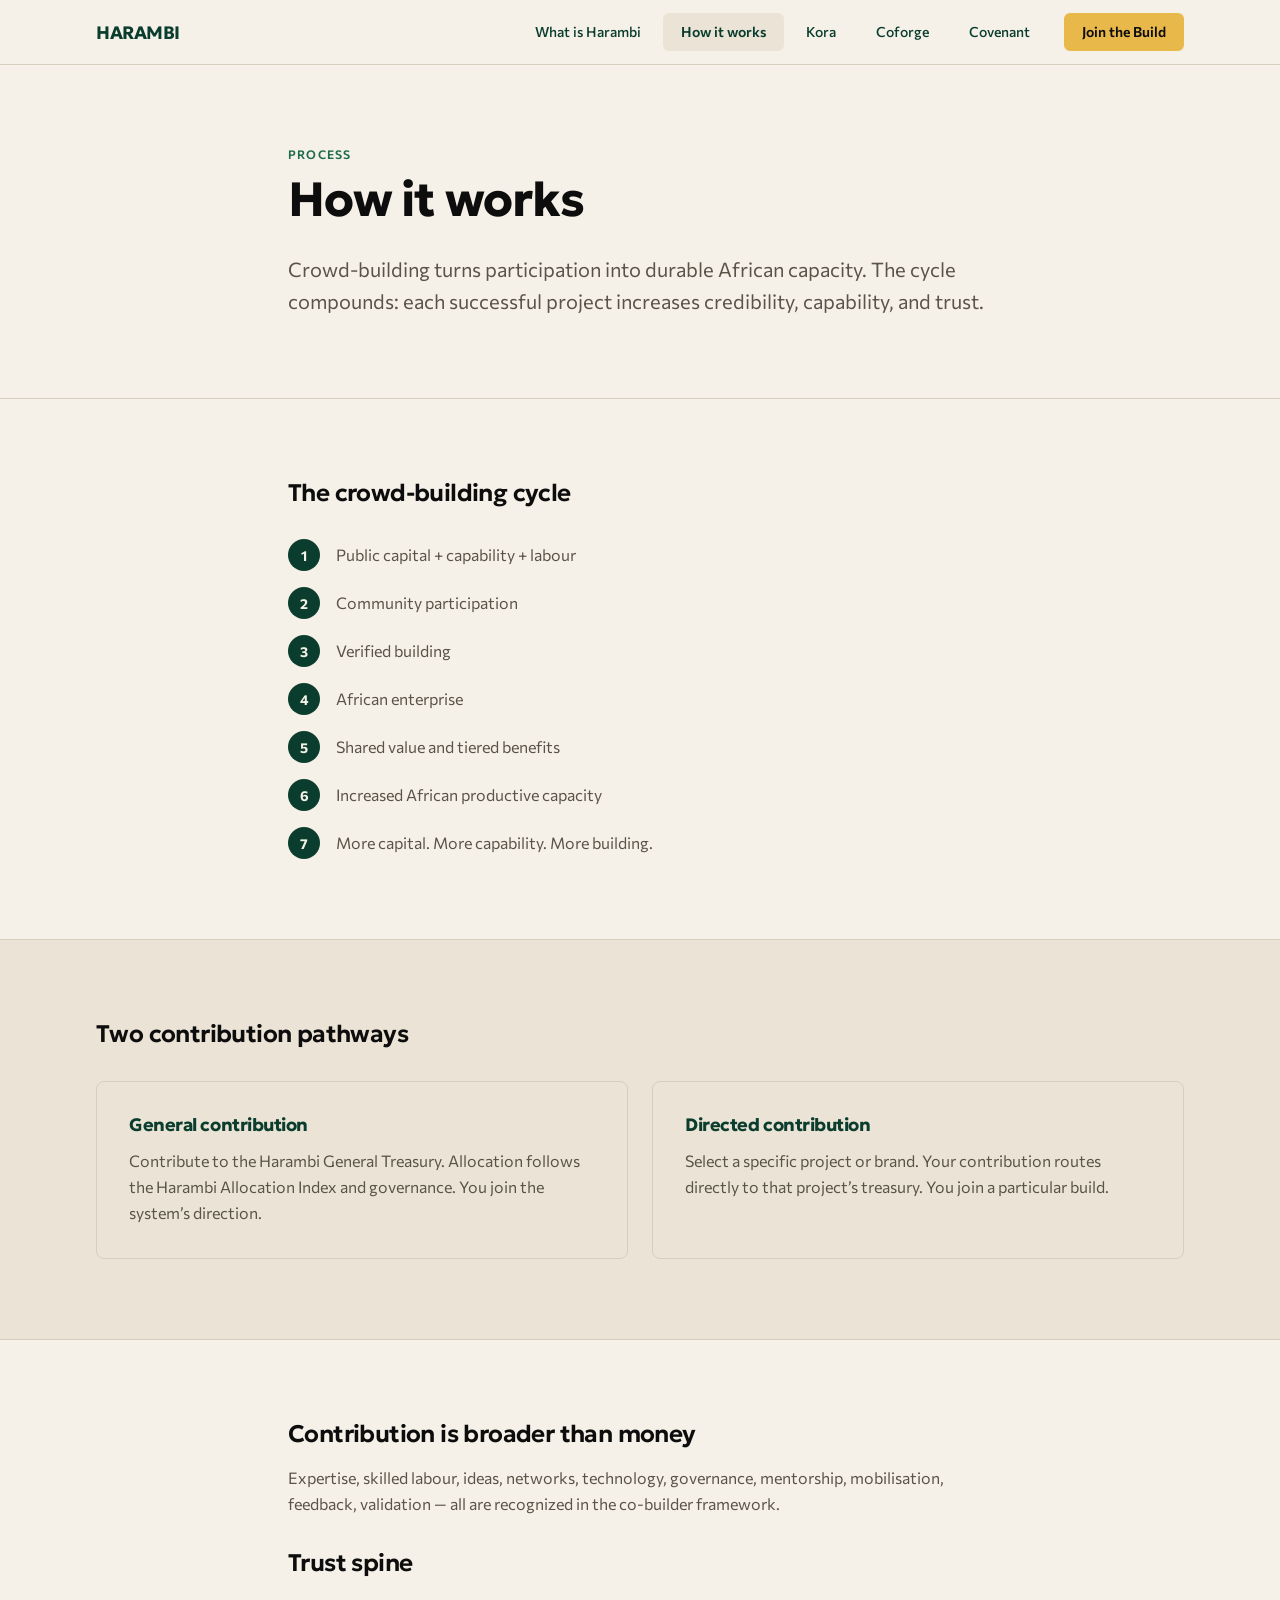
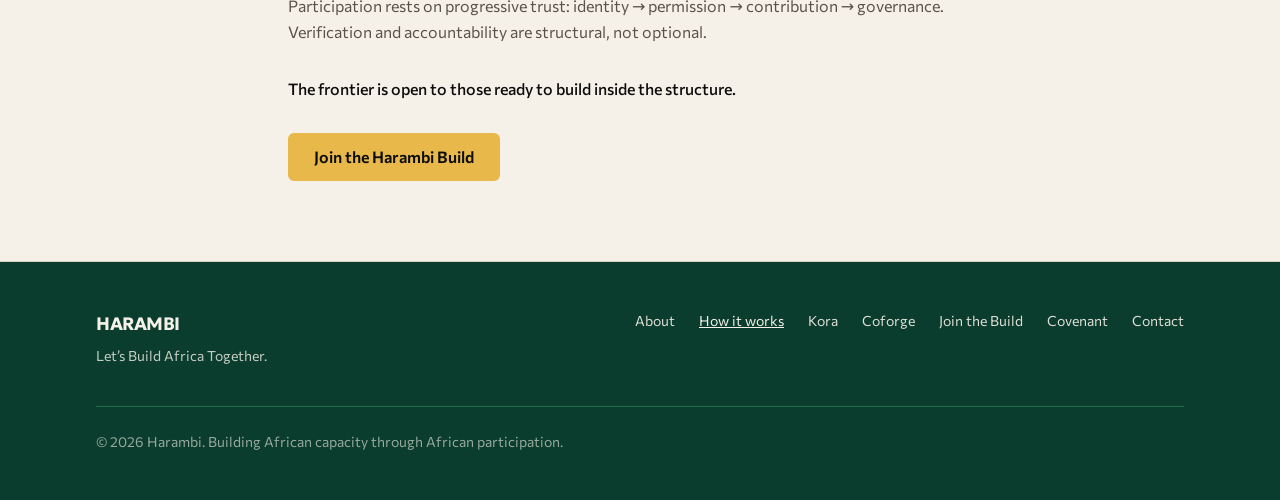
<file: how-it-works.html>
<!DOCTYPE html>
<html lang="en">
  <head>
    <meta charset="UTF-8" />
    <meta name="viewport" content="width=device-width, initial-scale=1.0" />
    <title>How it works · Harambi</title>
    <meta
      name="description"
      content="Crowd-building turns participation into durable African capacity. The cycle compounds: each successful project increases credibility, capability, and trust."
    />
    <link rel="preconnect" href="https://fonts.googleapis.com" />
    <link rel="preconnect" href="https://fonts.gstatic.com" crossorigin />
    <link
      href="https://fonts.googleapis.com/css2?family=Commissioner:wght@100..900&family=Geologica:wght@100..900&display=swap"
      rel="stylesheet"
    />
    <link rel="icon" type="image/svg+xml" href="favicon.svg" />
    <link rel="stylesheet" href="css/styles.css" />
  </head>
  <body>
    <a class="skip-link" href="#main">Skip to main content</a>
    <header class="site-header">
      <div class="container header-inner">
        <a href="index.html" class="logo">HARAMBI</a>
        <nav class="nav-desktop" aria-label="Main">
          <a href="about.html" class="btn btn-ghost btn-sm">What is Harambi</a>
          <a href="how-it-works.html" class="btn btn-ghost btn-sm" aria-current="page">How it works</a>
          <a href="kora.html" class="btn btn-ghost btn-sm">Kora</a>
          <a href="coforge.html" class="btn btn-ghost btn-sm">Coforge</a>
          <a href="covenant.html" class="btn btn-ghost btn-sm">Covenant</a>
          <a href="join.html" class="btn btn-primary btn-sm" style="margin-left: 0.75rem"
            >Join the Build</a
          >
        </nav>
        <button
          type="button"
          class="nav-toggle"
          data-nav-toggle
          aria-controls="mobile-nav"
          aria-label="Toggle menu"
          aria-expanded="false"
        >
          <svg width="24" height="24" fill="none" viewBox="0 0 24 24" stroke="currentColor" aria-hidden="true">
            <path stroke-linecap="round" stroke-linejoin="round" stroke-width="2" d="M4 6h16M4 12h16M4 18h16" />
          </svg>
        </button>
      </div>
      <div class="nav-mobile" data-nav-mobile id="mobile-nav">
        <nav class="container nav-mobile-inner" aria-label="Mobile">
          <a href="about.html">What is Harambi</a>
          <a href="how-it-works.html" aria-current="page">How it works</a>
          <a href="kora.html">Kora</a>
          <a href="coforge.html">Coforge</a>
          <a href="covenant.html">Covenant</a>
          <a href="contact.html">Contact</a>
          <a href="join.html" class="btn btn-primary" style="margin-top: 0.5rem">Join the Build</a>
        </nav>
      </div>
    </header>

    <main id="main" tabindex="-1">
      <section class="section section--border-b">
        <div class="container container--narrow">
          <p class="section-label">Process</p>
          <h1 class="heading-page mt-2">How it works</h1>
          <p class="lead mt-6">
            Crowd-building turns participation into durable African capacity. The cycle compounds:
            each successful project increases credibility, capability, and trust.
          </p>
        </div>
      </section>

      <section class="section">
        <div class="container container--narrow">
          <h2 class="heading-sub">The crowd-building cycle</h2>
          <ol class="cycle-list mt-8">
            <li class="cycle-item">
              <span class="cycle-num">1</span>
              <span class="cycle-text">Public capital + capability + labour</span>
            </li>
            <li class="cycle-item">
              <span class="cycle-num">2</span>
              <span class="cycle-text">Community participation</span>
            </li>
            <li class="cycle-item">
              <span class="cycle-num">3</span>
              <span class="cycle-text">Verified building</span>
            </li>
            <li class="cycle-item">
              <span class="cycle-num">4</span>
              <span class="cycle-text">African enterprise</span>
            </li>
            <li class="cycle-item">
              <span class="cycle-num">5</span>
              <span class="cycle-text">Shared value and tiered benefits</span>
            </li>
            <li class="cycle-item">
              <span class="cycle-num">6</span>
              <span class="cycle-text">Increased African productive capacity</span>
            </li>
            <li class="cycle-item">
              <span class="cycle-num">7</span>
              <span class="cycle-text">More capital. More capability. More building.</span>
            </li>
          </ol>
        </div>
      </section>

      <section class="section section--surface section--border-y">
        <div class="container">
          <h2 class="heading-sub">Two contribution pathways</h2>
          <div class="grid-2 mt-8">
            <div class="card">
              <h3 class="heading-card" style="font-size: 1.125rem">General contribution</h3>
              <p class="mt-3 text-muted" style="line-height: 1.625">
                Contribute to the Harambi General Treasury. Allocation follows the Harambi
                Allocation Index and governance. You join the system’s direction.
              </p>
            </div>
            <div class="card">
              <h3 class="heading-card" style="font-size: 1.125rem">Directed contribution</h3>
              <p class="mt-3 text-muted" style="line-height: 1.625">
                Select a specific project or brand. Your contribution routes directly to that
                project’s treasury. You join a particular build.
              </p>
            </div>
          </div>
        </div>
      </section>

      <section class="section">
        <div class="container container--narrow space-y-8">
          <div>
            <h2 class="heading-sub">Contribution is broader than money</h2>
            <p class="mt-4 text-muted" style="line-height: 1.625">
              Expertise, skilled labour, ideas, networks, technology, governance, mentorship,
              mobilisation, feedback, validation — all are recognized in the co-builder framework.
            </p>
          </div>
          <div>
            <h2 class="heading-sub">Trust spine</h2>
            <p class="mt-4 text-muted" style="line-height: 1.625">
              Participation rests on progressive trust: identity → permission → contribution →
              governance. Verification and accountability are structural, not optional.
            </p>
          </div>
          <p class="mt-4 text-ink font-medium">The frontier is open to those ready to build inside the structure.</p>
          <div class="mt-4">
            <a href="join.html" class="btn btn-primary">Join the Harambi Build</a>
          </div>
        </div>
      </section>
    </main>

    <footer class="site-footer">
      <div class="container footer-inner">
        <div class="footer-top">
          <div>
            <p class="footer-brand">HARAMBI</p>
            <p class="footer-tagline">Let’s Build Africa Together.</p>
          </div>
          <nav class="footer-nav" aria-label="Footer">
            <a href="about.html">About</a>
            <a href="how-it-works.html" aria-current="page">How it works</a>
            <a href="kora.html">Kora</a>
            <a href="coforge.html">Coforge</a>
            <a href="join.html">Join the Build</a>
            <a href="covenant.html">Covenant</a>
            <a href="contact.html">Contact</a>
          </nav>
        </div>
        <div class="footer-bottom">
          <p>© 2026 Harambi. Building African capacity through African participation.</p>
        </div>
      </div>
    </footer>

    <script src="js/main.js"></script>
  </body>
</html>
</file>
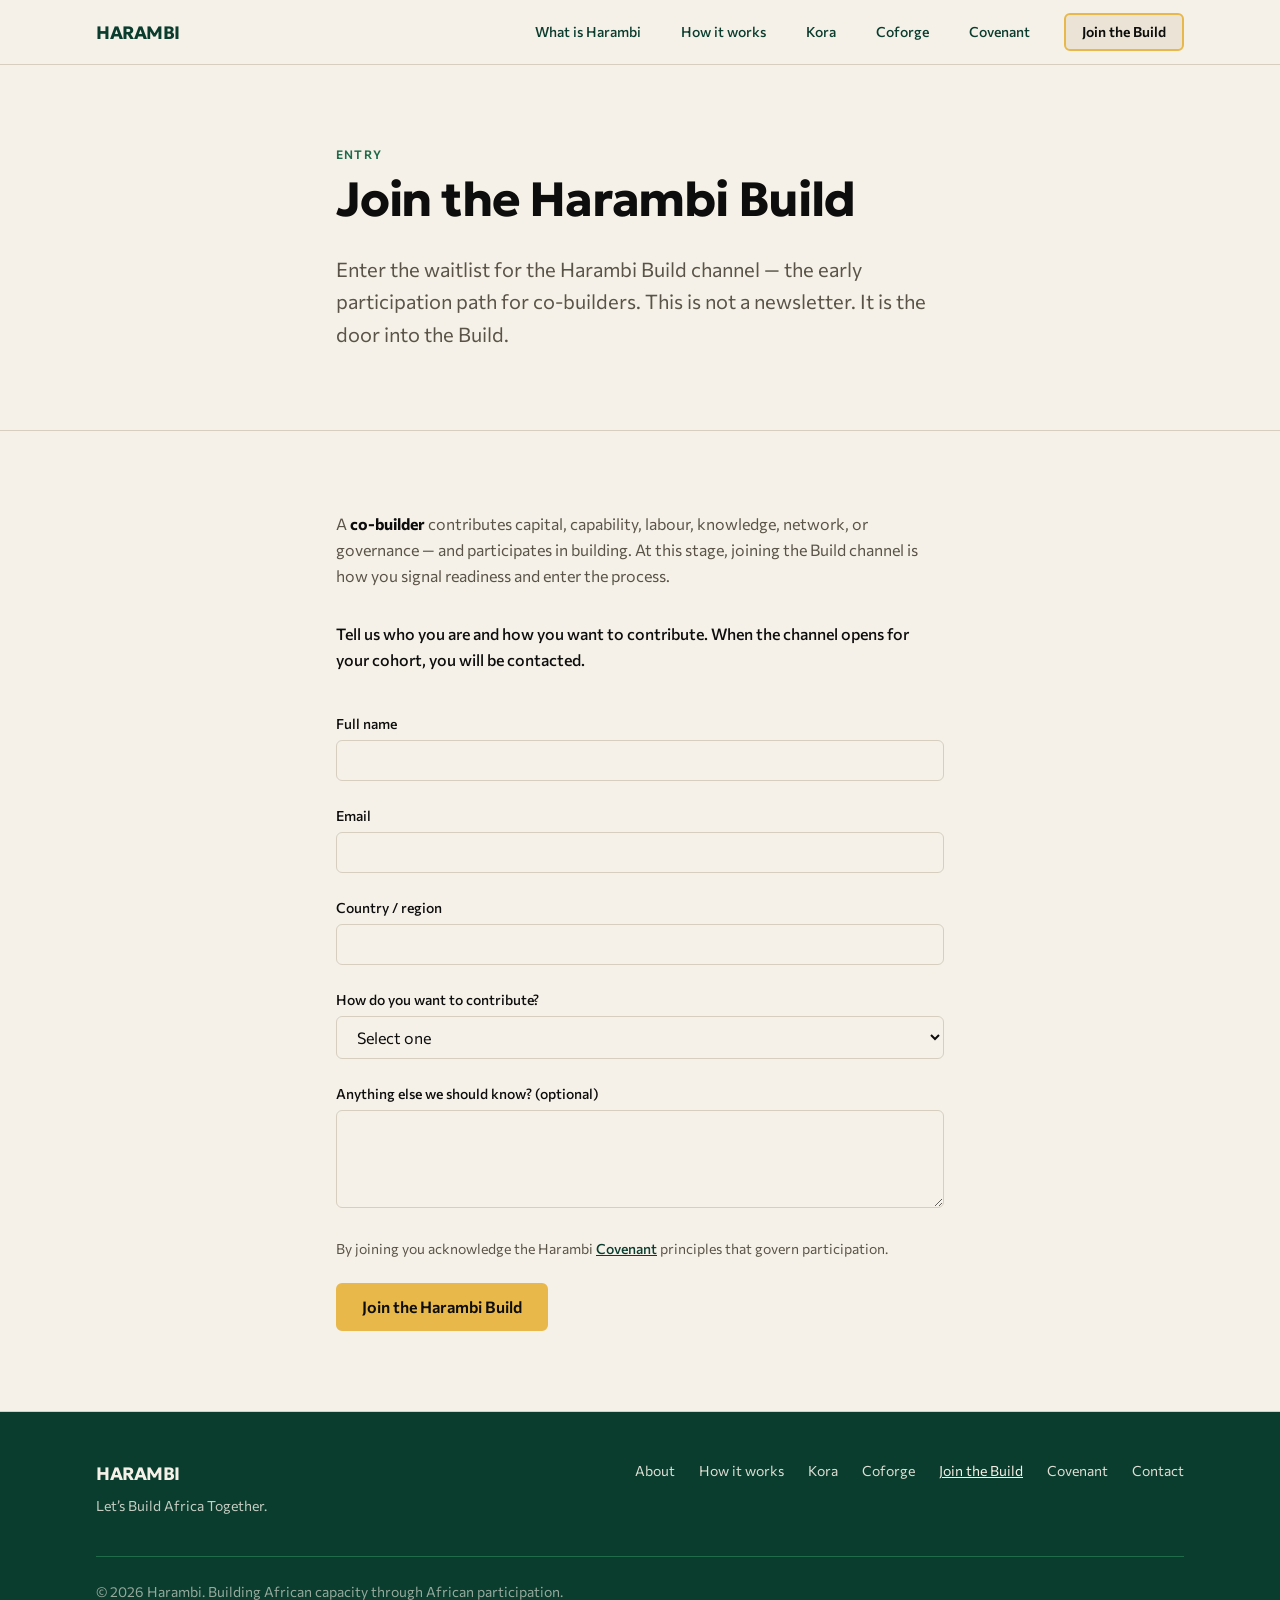
<file: join.html>
<!DOCTYPE html>
<html lang="en">
  <head>
    <meta charset="UTF-8" />
    <meta name="viewport" content="width=device-width, initial-scale=1.0" />
    <title>Join the Harambi Build · Harambi</title>
    <meta
      name="description"
      content="Enter the waitlist for the Harambi Build channel — the early participation path for co-builders."
    />
    <link rel="preconnect" href="https://fonts.googleapis.com" />
    <link rel="preconnect" href="https://fonts.gstatic.com" crossorigin />
    <link
      href="https://fonts.googleapis.com/css2?family=Commissioner:wght@100..900&family=Geologica:wght@100..900&display=swap"
      rel="stylesheet"
    />
    <link rel="icon" type="image/svg+xml" href="favicon.svg" />
    <link rel="stylesheet" href="css/styles.css" />
  </head>
  <body>
    <a class="skip-link" href="#main">Skip to main content</a>
    <header class="site-header">
      <div class="container header-inner">
        <a href="index.html" class="logo">HARAMBI</a>
        <nav class="nav-desktop" aria-label="Main">
          <a href="about.html" class="btn btn-ghost btn-sm">What is Harambi</a>
          <a href="how-it-works.html" class="btn btn-ghost btn-sm">How it works</a>
          <a href="kora.html" class="btn btn-ghost btn-sm">Kora</a>
          <a href="coforge.html" class="btn btn-ghost btn-sm">Coforge</a>
          <a href="covenant.html" class="btn btn-ghost btn-sm">Covenant</a>
          <a href="join.html" class="btn btn-primary btn-sm" style="margin-left: 0.75rem" aria-current="page"
            >Join the Build</a
          >
        </nav>
        <button
          type="button"
          class="nav-toggle"
          data-nav-toggle
          aria-controls="mobile-nav"
          aria-label="Toggle menu"
          aria-expanded="false"
        >
          <svg width="24" height="24" fill="none" viewBox="0 0 24 24" stroke="currentColor" aria-hidden="true">
            <path stroke-linecap="round" stroke-linejoin="round" stroke-width="2" d="M4 6h16M4 12h16M4 18h16" />
          </svg>
        </button>
      </div>
      <div class="nav-mobile" data-nav-mobile id="mobile-nav">
        <nav class="container nav-mobile-inner" aria-label="Mobile">
          <a href="about.html">What is Harambi</a>
          <a href="how-it-works.html">How it works</a>
          <a href="kora.html">Kora</a>
          <a href="coforge.html">Coforge</a>
          <a href="covenant.html">Covenant</a>
          <a href="contact.html">Contact</a>
          <a href="join.html" class="btn btn-primary" style="margin-top: 0.5rem" aria-current="page">Join the Build</a>
        </nav>
      </div>
    </header>

    <main id="main" tabindex="-1">
      <section class="section section--border-b">
        <div class="container container--form">
          <p class="section-label">Entry</p>
          <h1 class="heading-page mt-2">Join the Harambi Build</h1>
          <p class="lead mt-6">
            Enter the waitlist for the Harambi Build channel — the early participation path for
            co-builders. This is not a newsletter. It is the door into the Build.
          </p>
        </div>
      </section>

      <section class="section">
        <div class="container container--form">
          <p class="text-muted" style="line-height: 1.625">
            A <strong class="text-ink">co-builder</strong> contributes capital, capability, labour,
            knowledge, network, or governance — and participates in building. At this stage, joining
            the Build channel is how you signal readiness and enter the process.
          </p>

          <p class="mt-8 text-ink font-medium" style="line-height: 1.625">
            Tell us who you are and how you want to contribute. When the channel opens for your
            cohort, you will be contacted.
          </p>

          <!-- Static form for design / Figma import. Wire action later. -->
          <form class="mt-10" action="#" method="post" id="join-form">
            <div class="form-group">
              <label class="form-label" for="name">Full name</label>
              <input class="form-input" id="name" name="name" type="text" required />
            </div>

            <div class="form-group">
              <label class="form-label" for="email">Email</label>
              <input class="form-input" id="email" name="email" type="email" required />
            </div>

            <div class="form-group">
              <label class="form-label" for="region">Country / region</label>
              <input class="form-input" id="region" name="region" type="text" required />
            </div>

            <div class="form-group">
              <label class="form-label" for="contribution">How do you want to contribute?</label>
              <select class="form-select" id="contribution" name="contribution" required>
                <option value="" disabled selected>Select one</option>
                <option value="Capital">Capital</option>
                <option value="Capability">Capability</option>
                <option value="Labour">Labour</option>
                <option value="Knowledge">Knowledge</option>
                <option value="Network">Network</option>
                <option value="Governance">Governance</option>
                <option value="Other">Other</option>
              </select>
            </div>

            <div class="form-group">
              <label class="form-label" for="note">Anything else we should know? (optional)</label>
              <textarea class="form-textarea" id="note" name="note" rows="4"></textarea>
            </div>

            <p class="form-hint">
              By joining you acknowledge the Harambi
              <a href="covenant.html" style="color: var(--color-primary); font-weight: 500; text-decoration: underline"
                >Covenant</a
              >
              principles that govern participation.
            </p>

            <button type="submit" class="btn btn-primary mt-6">Join the Harambi Build</button>
          </form>

          <div
            id="join-success"
            class="card card--highlight mt-10"
            style="display: none"
            hidden
            role="status"
          >
            <h2 class="heading-card" id="join-success-heading" tabindex="-1">You are on the list</h2>
            <p class="mt-3 text-muted" style="line-height: 1.625">
              Thank you. You have joined the waitlist for the Harambi Build channel. When the
              channel opens for your cohort, you will be contacted at the email you provided.
            </p>
            <a href="index.html" class="btn btn-secondary mt-6">Back to home</a>
          </div>
        </div>
      </section>
    </main>

    <footer class="site-footer">
      <div class="container footer-inner">
        <div class="footer-top">
          <div>
            <p class="footer-brand">HARAMBI</p>
            <p class="footer-tagline">Let’s Build Africa Together.</p>
          </div>
          <nav class="footer-nav" aria-label="Footer">
            <a href="about.html">About</a>
            <a href="how-it-works.html">How it works</a>
            <a href="kora.html">Kora</a>
            <a href="coforge.html">Coforge</a>
            <a href="join.html" aria-current="page">Join the Build</a>
            <a href="covenant.html">Covenant</a>
            <a href="contact.html">Contact</a>
          </nav>
        </div>
        <div class="footer-bottom">
          <p>© 2026 Harambi. Building African capacity through African participation.</p>
        </div>
      </div>
    </footer>

    <script src="js/main.js"></script>
    <script>
      // Prototype waitlist placeholder (no backend): swap the form for the success state
      // and announce it accessibly.
      document.getElementById("join-form")?.addEventListener("submit", function (e) {
        e.preventDefault();
        this.style.display = "none";
        var success = document.getElementById("join-success");
        if (success) {
          success.hidden = false;
          success.style.display = "block";
          var heading = success.querySelector("h2");
          if (heading) heading.focus();
        }
      });
    </script>
  </body>
</html>
</file>
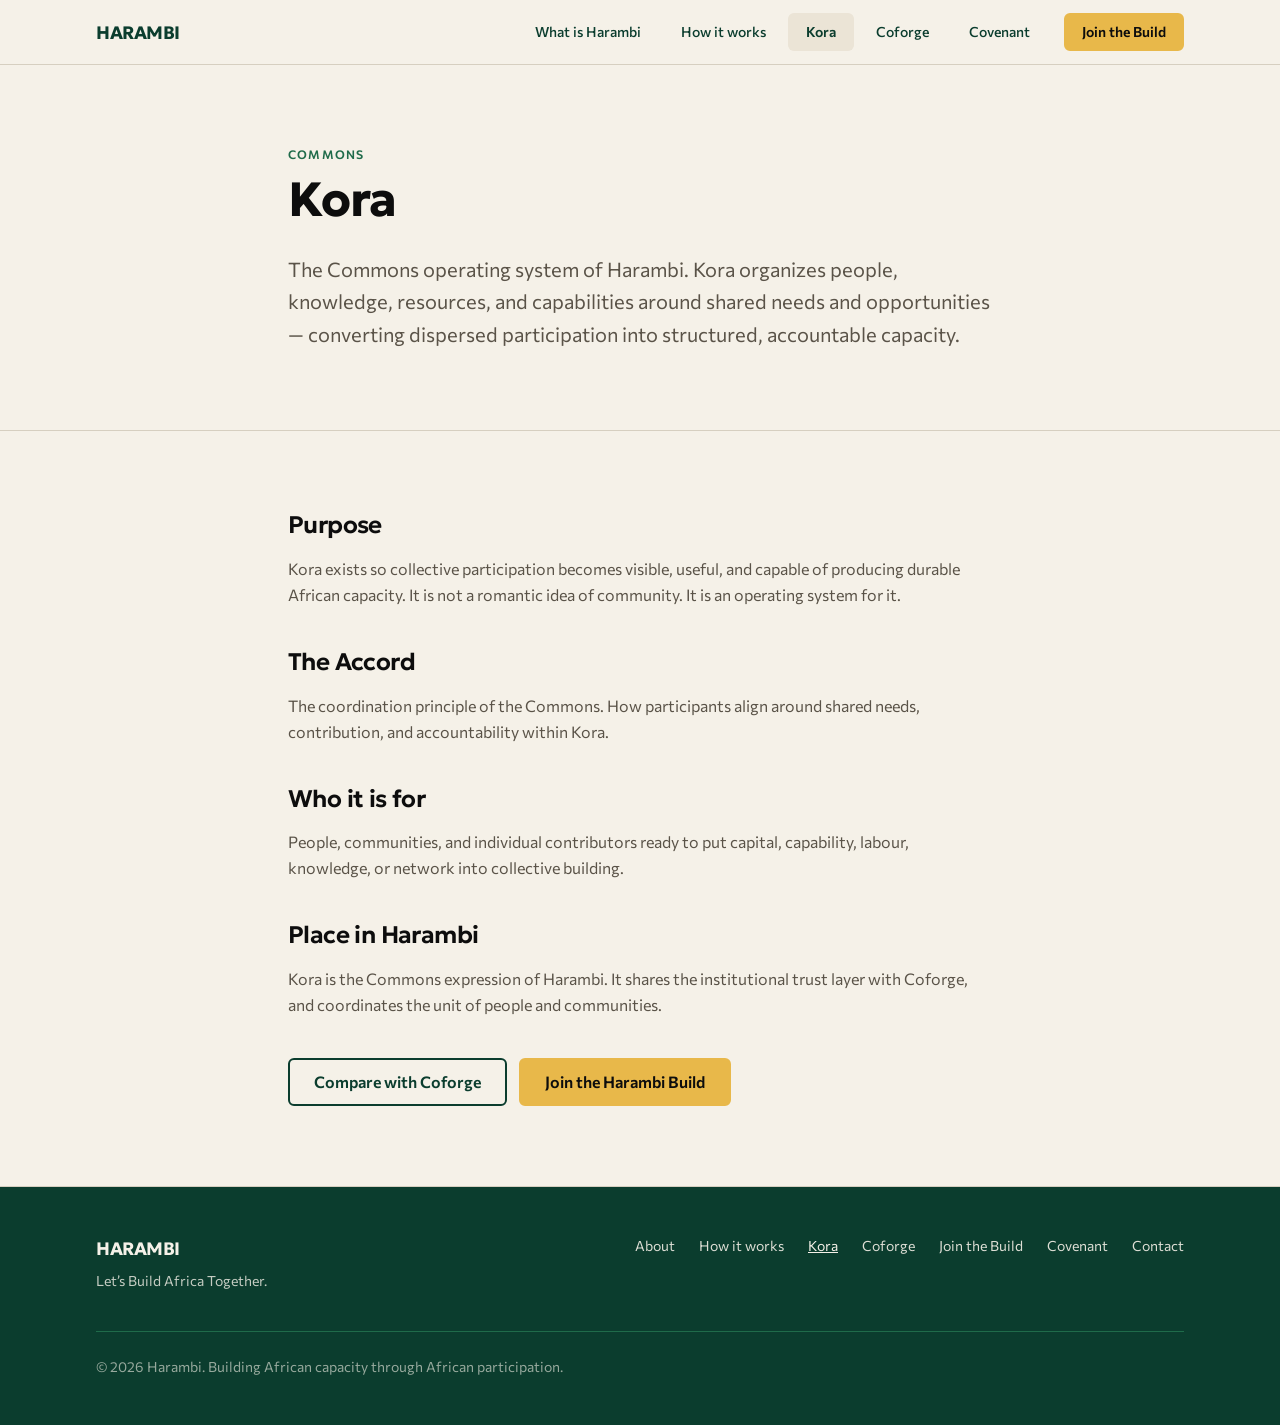
<file: kora.html>
<!DOCTYPE html>
<html lang="en">
  <head>
    <meta charset="UTF-8" />
    <meta name="viewport" content="width=device-width, initial-scale=1.0" />
    <title>Kora · Harambi</title>
    <meta
      name="description"
      content="Kora is the Commons operating system of Harambi — organizing people, knowledge, resources, and capabilities around shared needs and opportunities."
    />
    <link rel="preconnect" href="https://fonts.googleapis.com" />
    <link rel="preconnect" href="https://fonts.gstatic.com" crossorigin />
    <link
      href="https://fonts.googleapis.com/css2?family=Commissioner:wght@100..900&family=Geologica:wght@100..900&display=swap"
      rel="stylesheet"
    />
    <link rel="icon" type="image/svg+xml" href="favicon.svg" />
    <link rel="stylesheet" href="css/styles.css" />
  </head>
  <body>
    <a class="skip-link" href="#main">Skip to main content</a>
    <header class="site-header">
      <div class="container header-inner">
        <a href="index.html" class="logo">HARAMBI</a>
        <nav class="nav-desktop" aria-label="Main">
          <a href="about.html" class="btn btn-ghost btn-sm">What is Harambi</a>
          <a href="how-it-works.html" class="btn btn-ghost btn-sm">How it works</a>
          <a href="kora.html" class="btn btn-ghost btn-sm" aria-current="page">Kora</a>
          <a href="coforge.html" class="btn btn-ghost btn-sm">Coforge</a>
          <a href="covenant.html" class="btn btn-ghost btn-sm">Covenant</a>
          <a href="join.html" class="btn btn-primary btn-sm" style="margin-left: 0.75rem"
            >Join the Build</a
          >
        </nav>
        <button
          type="button"
          class="nav-toggle"
          data-nav-toggle
          aria-controls="mobile-nav"
          aria-label="Toggle menu"
          aria-expanded="false"
        >
          <svg width="24" height="24" fill="none" viewBox="0 0 24 24" stroke="currentColor" aria-hidden="true">
            <path stroke-linecap="round" stroke-linejoin="round" stroke-width="2" d="M4 6h16M4 12h16M4 18h16" />
          </svg>
        </button>
      </div>
      <div class="nav-mobile" data-nav-mobile id="mobile-nav">
        <nav class="container nav-mobile-inner" aria-label="Mobile">
          <a href="about.html">What is Harambi</a>
          <a href="how-it-works.html">How it works</a>
          <a href="kora.html" aria-current="page">Kora</a>
          <a href="coforge.html">Coforge</a>
          <a href="covenant.html">Covenant</a>
          <a href="contact.html">Contact</a>
          <a href="join.html" class="btn btn-primary" style="margin-top: 0.5rem">Join the Build</a>
        </nav>
      </div>
    </header>

    <main id="main" tabindex="-1">
      <section class="section section--border-b">
        <div class="container container--narrow">
          <p class="section-label">Commons</p>
          <h1 class="heading-page mt-2">Kora</h1>
          <p class="lead mt-6">
            The Commons operating system of Harambi. Kora organizes people, knowledge, resources,
            and capabilities around shared needs and opportunities — converting dispersed
            participation into structured, accountable capacity.
          </p>
        </div>
      </section>

      <section class="section">
        <div class="container container--narrow space-y-10">
          <div>
            <h2 class="heading-sub">Purpose</h2>
            <p class="mt-4 text-muted" style="line-height: 1.625">
              Kora exists so collective participation becomes visible, useful, and capable of
              producing durable African capacity. It is not a romantic idea of community. It is an
              operating system for it.
            </p>
          </div>
          <div>
            <h2 class="heading-sub">The Accord</h2>
            <p class="mt-4 text-muted" style="line-height: 1.625">
              The coordination principle of the Commons. How participants align around shared
              needs, contribution, and accountability within Kora.
            </p>
          </div>
          <div>
            <h2 class="heading-sub">Who it is for</h2>
            <p class="mt-4 text-muted" style="line-height: 1.625">
              People, communities, and individual contributors ready to put capital, capability,
              labour, knowledge, or network into collective building.
            </p>
          </div>
          <div>
            <h2 class="heading-sub">Place in Harambi</h2>
            <p class="mt-4 text-muted" style="line-height: 1.625">
              Kora is the Commons expression of Harambi. It shares the institutional trust layer
              with Coforge, and coordinates the unit of people and communities.
            </p>
          </div>
          <div class="row">
            <a href="coforge.html" class="btn btn-secondary">Compare with Coforge</a>
            <a href="join.html" class="btn btn-primary">Join the Harambi Build</a>
          </div>
        </div>
      </section>
    </main>

    <footer class="site-footer">
      <div class="container footer-inner">
        <div class="footer-top">
          <div>
            <p class="footer-brand">HARAMBI</p>
            <p class="footer-tagline">Let’s Build Africa Together.</p>
          </div>
          <nav class="footer-nav" aria-label="Footer">
            <a href="about.html">About</a>
            <a href="how-it-works.html">How it works</a>
            <a href="kora.html" aria-current="page">Kora</a>
            <a href="coforge.html">Coforge</a>
            <a href="join.html">Join the Build</a>
            <a href="covenant.html">Covenant</a>
            <a href="contact.html">Contact</a>
          </nav>
        </div>
        <div class="footer-bottom">
          <p>© 2026 Harambi. Building African capacity through African participation.</p>
        </div>
      </div>
    </footer>

    <script src="js/main.js"></script>
  </body>
</html>
</file>
<file: css/styles.css>
/* ============================================================
   Harambi Website — Static Design System
   Locked tokens from Design System & Site Definition
   Optimized for VS Code editing + HTML-to-Figma import
   ============================================================ */

/* ---------- Design tokens ---------- */
:root {
  /* Colors */
  --color-primary: #0b3d2e;
  --color-primary-soft: #1f6b4a;
  --color-accent: #e8b84a;
  --color-accent-hover: #d4a63a;
  --color-secondary: #a63d2f;
  --color-ink: #0d0d0d;
  --color-ink-soft: #1c1c1c;
  --color-ink-muted: #5a5348;
  --color-ground: #f5f1e8;
  --color-surface: #ebe4d6;
  --color-border: #d6cfc0;

  /* Typography */
  --font-display: "Geologica", system-ui, sans-serif;
  --font-body: "Commissioner", system-ui, sans-serif;

  /* Layout */
  --max-content: 72rem; /* 1152px */
  --radius-md: 0.375rem;
  --radius-lg: 0.5rem;
  --radius-full: 9999px;
}

/* ---------- Reset / base ---------- */
*,
*::before,
*::after {
  box-sizing: border-box;
}

html {
  scroll-behavior: smooth;
}

@media (prefers-reduced-motion: reduce) {
  html {
    scroll-behavior: auto;
  }
}

body {
  margin: 0;
  min-height: 100vh;
  display: flex;
  flex-direction: column;
  font-family: var(--font-body);
  font-weight: 400;
  background-color: var(--color-ground);
  color: var(--color-ink-soft);
  -webkit-font-smoothing: antialiased;
  -moz-osx-font-smoothing: grayscale;
  line-height: 1.5;
}

h1,
h2,
h3,
h4 {
  font-family: var(--font-display);
  font-weight: 600;
  color: var(--color-ink);
  letter-spacing: -0.025em;
  margin: 0;
  line-height: 1.2;
}

p {
  margin: 0;
}

a {
  color: inherit;
  text-decoration: none;
}

ul,
ol {
  margin: 0;
  padding: 0;
}

img {
  max-width: 100%;
  display: block;
}

/* ---------- Layout ---------- */
.container {
  width: 100%;
  max-width: var(--max-content);
  margin-left: auto;
  margin-right: auto;
  padding-left: 1rem;
  padding-right: 1rem;
}

@media (min-width: 640px) {
  .container {
    padding-left: 1.5rem;
    padding-right: 1.5rem;
  }
}

@media (min-width: 1024px) {
  .container {
    padding-left: 2rem;
    padding-right: 2rem;
  }
}

.container--narrow {
  max-width: 48rem; /* ~768px */
}

.container--form {
  max-width: 42rem; /* ~672px */
}

main {
  flex: 1;
}

.section {
  padding-top: 3rem;
  padding-bottom: 3rem;
}

@media (min-width: 640px) {
  .section {
    padding-top: 4rem;
    padding-bottom: 4rem;
  }
}

@media (min-width: 1024px) {
  .section {
    padding-top: 5rem;
    padding-bottom: 5rem;
  }
}

.section--border-b {
  border-bottom: 1px solid var(--color-border);
}

.section--border-y {
  border-top: 1px solid var(--color-border);
  border-bottom: 1px solid var(--color-border);
}

.section--surface {
  background-color: var(--color-surface);
}

.section--primary {
  background-color: var(--color-primary);
  color: var(--color-ground);
}

.section--primary h2,
.section--primary h3 {
  color: var(--color-ground);
}

/* ---------- Typography helpers ---------- */
.section-label {
  margin-bottom: 0.5rem;
  font-size: 0.75rem;
  font-weight: 600;
  letter-spacing: 0.1em;
  text-transform: uppercase;
  color: var(--color-primary-soft);
}

.section--primary .section-label {
  color: rgba(245, 241, 232, 0.75);
}

.text-muted {
  color: var(--color-ink-muted);
}

.text-ink {
  color: var(--color-ink);
}

.lead {
  font-size: 1.125rem;
  line-height: 1.625;
  color: var(--color-ink-muted);
}

@media (min-width: 640px) {
  .lead {
    font-size: 1.25rem;
  }
}

.heading-hero {
  font-size: 2.25rem;
  font-weight: 700;
  line-height: 1.15;
}

@media (min-width: 640px) {
  .heading-hero {
    font-size: 3rem;
  }
}

@media (min-width: 1024px) {
  .heading-hero {
    font-size: 3.75rem;
  }
}

.heading-page {
  font-size: 2.25rem;
  font-weight: 700;
}

@media (min-width: 640px) {
  .heading-page {
    font-size: 3rem;
  }
}

.heading-section {
  font-size: 1.875rem;
  font-weight: 700;
}

@media (min-width: 640px) {
  .heading-section {
    font-size: 2.25rem;
  }
}

.heading-card {
  font-size: 1.25rem;
  font-weight: 700;
  color: var(--color-primary);
}

/* ---------- Buttons ---------- */
.btn {
  display: inline-flex;
  align-items: center;
  justify-content: center;
  border-radius: var(--radius-md);
  font-family: var(--font-body);
  font-weight: 600;
  font-size: 1rem;
  line-height: 1.25;
  padding: 0.75rem 1.5rem;
  border: 2px solid transparent;
  cursor: pointer;
  transition: background-color 0.15s ease, color 0.15s ease, border-color 0.15s ease;
  text-align: center;
}

.btn:focus-visible {
  outline: 2px solid var(--color-accent);
  outline-offset: 2px;
}

.btn-primary {
  background-color: var(--color-accent);
  color: var(--color-ink);
  border-color: var(--color-accent);
}

.btn-primary:hover {
  background-color: var(--color-accent-hover);
  border-color: var(--color-accent-hover);
}

.btn-secondary {
  background-color: transparent;
  color: var(--color-primary);
  border-color: var(--color-primary);
}

.btn-secondary:hover {
  background-color: var(--color-primary);
  color: var(--color-ground);
}

.btn-ghost {
  background-color: transparent;
  color: var(--color-primary);
  border-color: transparent;
  padding: 0.5rem 1rem;
  font-weight: 500;
}

.btn-ghost:hover {
  background-color: var(--color-surface);
}

.btn-sm {
  padding: 0.5rem 1rem;
  font-size: 0.875rem;
}

/* ---------- Cards ---------- */
.card {
  border-radius: var(--radius-lg);
  border: 1px solid var(--color-border);
  background-color: var(--color-surface);
  padding: 1.5rem;
}

@media (min-width: 640px) {
  .card {
    padding: 2rem;
  }
}

.card--highlight {
  border-color: rgba(11, 61, 46, 0.3);
  background-color: rgba(11, 61, 46, 0.05);
}

.card--interactive {
  transition: border-color 0.15s ease;
}

.card--interactive:hover {
  border-color: rgba(11, 61, 46, 0.4);
}

/* ---------- Header ---------- */
.site-header {
  position: sticky;
  top: 0;
  z-index: 50;
  border-bottom: 1px solid var(--color-border);
  background-color: var(--color-ground);
}

.header-inner {
  display: flex;
  height: 4rem;
  align-items: center;
  justify-content: space-between;
}

.logo {
  font-family: var(--font-display);
  font-size: 1.125rem;
  font-weight: 700;
  letter-spacing: -0.025em;
  color: var(--color-primary);
}

.nav-desktop {
  display: none;
  align-items: center;
  gap: 0.25rem;
}

@media (min-width: 768px) {
  .nav-desktop {
    display: flex;
  }
}

.nav-toggle {
  display: inline-flex;
  align-items: center;
  justify-content: center;
  padding: 0.5rem;
  border: none;
  background: transparent;
  color: var(--color-ink);
  cursor: pointer;
  border-radius: var(--radius-md);
}

@media (min-width: 768px) {
  .nav-toggle {
    display: none;
  }
}

.nav-mobile {
  display: none;
  border-top: 1px solid var(--color-border);
  background-color: var(--color-ground);
}

.nav-mobile.is-open {
  display: block;
}

@media (min-width: 768px) {
  .nav-mobile {
    display: none !important;
  }
}

.nav-mobile-inner {
  display: flex;
  flex-direction: column;
  gap: 0.25rem;
  padding-top: 1rem;
  padding-bottom: 1rem;
}

.nav-mobile a {
  border-radius: var(--radius-md);
  padding: 0.5rem 0.75rem;
  font-size: 1rem;
  font-weight: 500;
  color: var(--color-ink-soft);
}

.nav-mobile a:hover {
  background-color: var(--color-surface);
}

/* ---------- Footer ---------- */
.site-footer {
  border-top: 1px solid var(--color-border);
  background-color: var(--color-primary);
  color: var(--color-ground);
}

.footer-inner {
  padding-top: 3rem;
  padding-bottom: 3rem;
}

.footer-top {
  display: flex;
  flex-direction: column;
  gap: 2rem;
}

@media (min-width: 768px) {
  .footer-top {
    flex-direction: row;
    align-items: flex-start;
    justify-content: space-between;
  }
}

.footer-brand {
  font-family: var(--font-display);
  font-size: 1.125rem;
  font-weight: 700;
  letter-spacing: -0.025em;
}

.footer-tagline {
  margin-top: 0.5rem;
  max-width: 16rem;
  font-size: 0.875rem;
  color: rgba(245, 241, 232, 0.8);
}

.footer-nav {
  display: flex;
  flex-wrap: wrap;
  gap: 0.5rem 1.5rem;
}

.footer-nav a {
  font-size: 0.875rem;
  color: rgba(245, 241, 232, 0.9);
  transition: color 0.15s ease;
}

.footer-nav a:hover {
  color: var(--color-ground);
  text-decoration: underline;
}

.footer-bottom {
  margin-top: 2.5rem;
  padding-top: 1.5rem;
  border-top: 1px solid var(--color-primary-soft);
  font-size: 0.875rem;
  color: rgba(245, 241, 232, 0.6);
}

/* ---------- Grid helpers ---------- */
.grid-2 {
  display: grid;
  gap: 1.5rem;
}

@media (min-width: 768px) {
  .grid-2 {
    grid-template-columns: repeat(2, 1fr);
  }
}

.stack {
  display: flex;
  flex-direction: column;
  gap: 1.5rem;
}

.stack-sm {
  display: flex;
  flex-direction: column;
  gap: 0.75rem;
}

.row {
  display: flex;
  flex-direction: column;
  gap: 0.75rem;
}

@media (min-width: 640px) {
  .row {
    flex-direction: row;
    align-items: center;
  }
}

/* ---------- Pills / tags ---------- */
.pill-list {
  display: flex;
  flex-wrap: wrap;
  gap: 0.75rem;
  list-style: none;
}

.pill {
  border-radius: var(--radius-full);
  border: 1px solid var(--color-border);
  background-color: var(--color-ground);
  padding: 0.5rem 1rem;
  font-size: 0.875rem;
  font-weight: 500;
  color: var(--color-ink);
}

/* ---------- Blockquote ---------- */
.quote {
  max-width: 48rem;
  border-left: 4px solid var(--color-primary);
  padding-left: 1.5rem;
}

.quote p {
  font-size: 1.25rem;
  font-weight: 500;
  line-height: 1.5;
  color: var(--color-ink);
}

@media (min-width: 640px) {
  .quote p {
    font-size: 1.5rem;
  }
}

/* ---------- Cycle / numbered list ---------- */
.cycle-list {
  list-style: none;
  display: flex;
  flex-direction: column;
  gap: 1rem;
}

.cycle-item {
  display: flex;
  gap: 1rem;
  align-items: flex-start;
}

.cycle-num {
  flex-shrink: 0;
  display: flex;
  height: 2rem;
  width: 2rem;
  align-items: center;
  justify-content: center;
  border-radius: var(--radius-full);
  background-color: var(--color-primary);
  color: var(--color-ground);
  font-size: 0.875rem;
  font-weight: 700;
}

.cycle-text {
  padding-top: 0.25rem;
  color: var(--color-ink-muted);
}

/* ---------- Table ---------- */
.table-wrap {
  overflow-x: auto;
}

.data-table {
  width: 100%;
  min-width: 32rem;
  border-collapse: collapse;
  text-align: left;
  font-size: 0.875rem;
}

.data-table th {
  padding: 0.75rem 1rem 0.75rem 0;
  font-weight: 600;
  color: var(--color-ink);
  border-bottom: 1px solid var(--color-border);
}

.data-table td {
  padding: 0.75rem 1rem 0.75rem 0;
  border-bottom: 1px solid rgba(214, 207, 192, 0.6);
  color: var(--color-ink-muted);
}

.data-table td.name {
  font-weight: 500;
  color: var(--color-primary);
}

/* ---------- Forms ---------- */
.form-group {
  margin-bottom: 1.5rem;
}

.form-label {
  display: block;
  font-size: 0.875rem;
  font-weight: 500;
  color: var(--color-ink);
  margin-bottom: 0.375rem;
}

.form-input,
.form-select,
.form-textarea {
  width: 100%;
  border-radius: var(--radius-md);
  border: 1px solid var(--color-border);
  background-color: var(--color-ground);
  padding: 0.625rem 1rem;
  font-family: var(--font-body);
  font-size: 1rem;
  color: var(--color-ink);
  transition: border-color 0.15s ease, box-shadow 0.15s ease;
}

.form-input:focus,
.form-select:focus,
.form-textarea:focus {
  outline: none;
  border-color: var(--color-primary);
  box-shadow: 0 0 0 1px var(--color-primary);
}

.form-textarea {
  min-height: 6rem;
  resize: vertical;
}

.form-hint {
  margin-top: 0.5rem;
  font-size: 0.875rem;
  color: var(--color-ink-muted);
}

/* ---------- Page-level helpers ---------- */
.mt-1 { margin-top: 0.25rem; }

.heading-sub {
  font-size: 1.5rem;
  font-weight: 600;
  color: var(--color-ink);
}

.nav-desktop a[aria-current="page"] {
  background-color: var(--color-surface);
  font-weight: 600;
}

.footer-nav a[aria-current="page"] {
  color: var(--color-ground);
  text-decoration: underline;
}

/* ---------- Utilities ---------- */
.skip-link {
  position: absolute;
  left: 1rem;
  top: -4rem;
  z-index: 100;
  background-color: var(--color-primary);
  color: var(--color-ground);
  font-weight: 600;
  padding: 0.5rem 1rem;
  border-radius: var(--radius-md);
}

.skip-link:focus {
  top: 0.5rem;
}

main:focus {
  outline: none;
}

.mt-2 { margin-top: 0.5rem; }
.mt-3 { margin-top: 0.75rem; }
.mt-4 { margin-top: 1rem; }
.mt-6 { margin-top: 1.5rem; }
.mt-8 { margin-top: 2rem; }
.mt-10 { margin-top: 2.5rem; }
.mt-12 { margin-top: 3rem; }

.mb-2 { margin-bottom: 0.5rem; }
.mb-4 { margin-bottom: 1rem; }

.max-w-3xl { max-width: 48rem; }
.max-w-xl { max-width: 36rem; }
.max-w-xs { max-width: 20rem; }

.text-center { text-align: center; }

.space-y-8 > * + * { margin-top: 2rem; }
.space-y-10 > * + * { margin-top: 2.5rem; }

.list-disc {
  list-style: disc;
  padding-left: 1.25rem;
}

.list-disc li {
  margin-bottom: 0.5rem;
  color: var(--color-ink-muted);
}

.font-medium { font-weight: 500; }
.font-bold { font-weight: 700; }

.sr-only {
  position: absolute;
  width: 1px;
  height: 1px;
  padding: 0;
  margin: -1px;
  overflow: hidden;
  clip: rect(0, 0, 0, 0);
  white-space: nowrap;
  border: 0;
}
</file>
